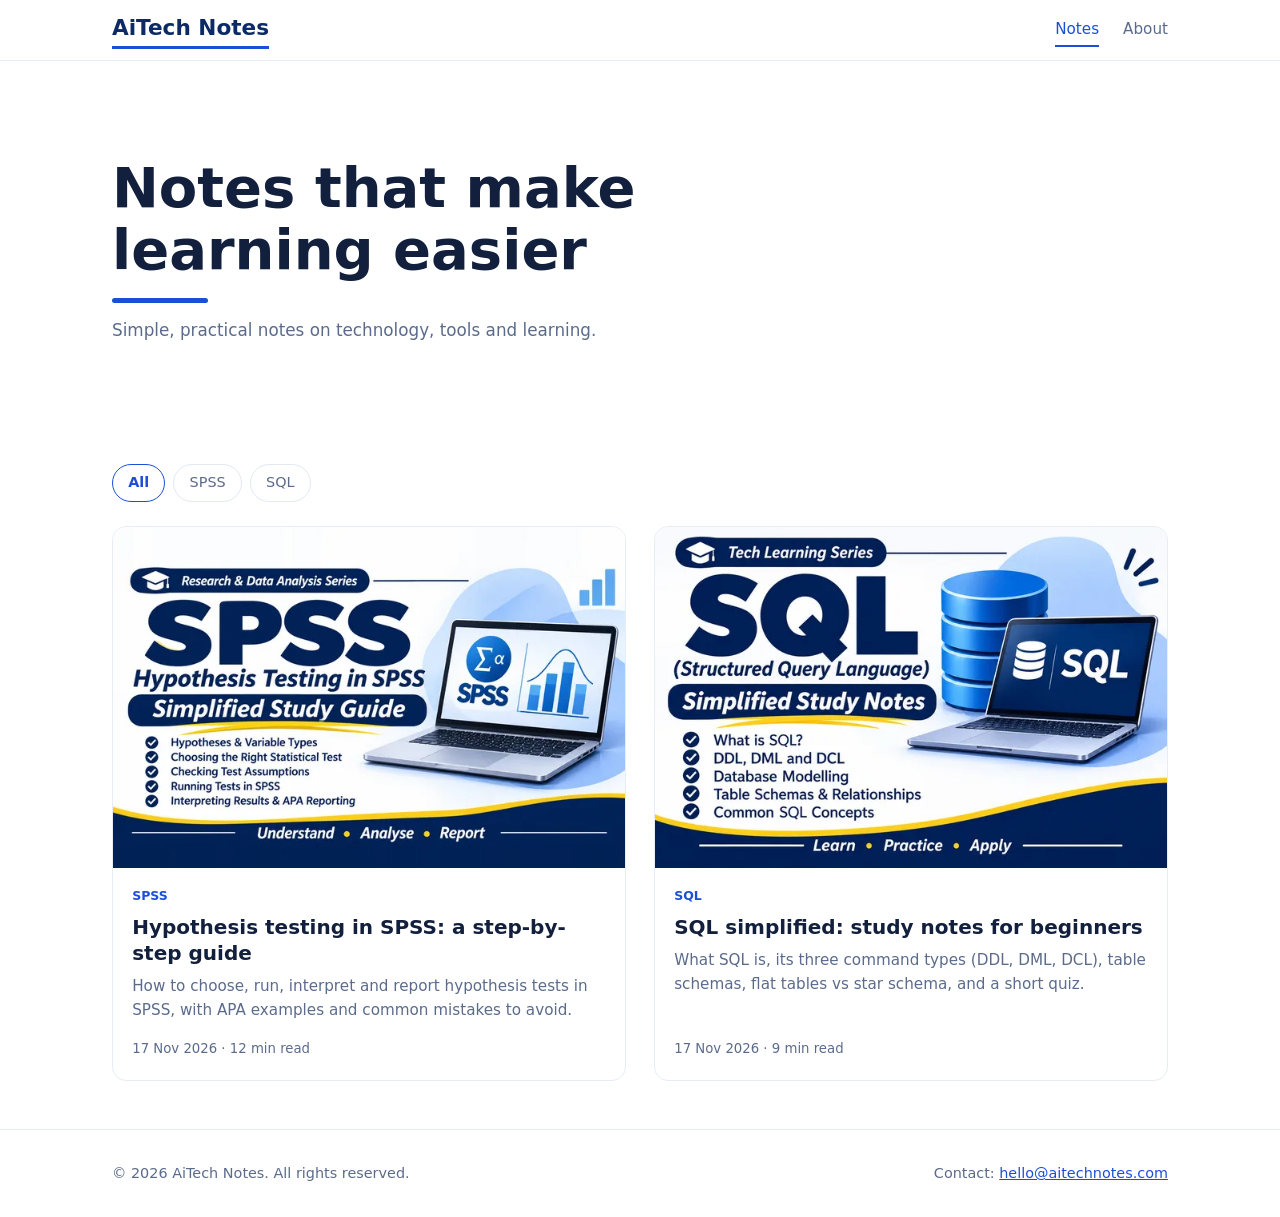
<file: index.html>
<!DOCTYPE html>
<html lang="en">
<head>
<meta charset="utf-8">
<meta name="viewport" content="width=device-width, initial-scale=1">
<title>AiTech Notes</title>
<meta name="description" content="Simple, practical notes on technology, tools and learning.">
<link rel="canonical" href="https://aitechnotes.com/">
<meta property="og:site_name" content="AiTech Notes">
<meta property="og:title" content="AiTech Notes">
<meta property="og:description" content="Simple, practical notes on technology, tools and learning.">
<meta property="og:url" content="https://aitechnotes.com/">
<meta property="og:type" content="website">
<link rel="stylesheet" href="style.css">
<script type="application/ld+json">{"@context": "https://schema.org", "@type": "WebSite", "name": "AiTech Notes", "url": "https://aitechnotes.com/"}</script>
</head>
<body>
<header class="site-header">
  <div class="wrap">
    <a class="logo" href="index.html">AiTech Notes</a>
    <button class="menu-btn" id="menuBtn" type="button" aria-expanded="false" aria-controls="mainNav" aria-label="Menu">
      <span></span><span></span><span></span>
    </button>
    <nav class="nav" id="mainNav" aria-label="Main">
      <a href="index.html" aria-current="page">Notes</a>
      <a href="about.html">About</a>
    </nav>
  </div>
</header>
<main>
<section class="hero">
  <div class="wrap">
    <h1>Notes that make learning easier</h1>
    <p>Simple, practical notes on technology, tools and learning.</p>
  </div>
</section>
<div class="wrap">
  <div class="filters" role="group" aria-label="Filter posts by category">
        <button class="chip" type="button" aria-pressed="true" data-cat="All">All</button>
        <button class="chip" type="button" aria-pressed="false" data-cat="SPSS">SPSS</button>
        <button class="chip" type="button" aria-pressed="false" data-cat="SQL">SQL</button>
  </div>
  <ul class="grid">
      <li data-cat="SPSS">
        <a class="card" href="posts/hypothesis-testing-in-spss.html">
          <img class="thumb" src="images/spss-cover-640.webp" alt="" loading="lazy">
          <div class="card-body">
            <span class="tag">SPSS</span>
            <h2>Hypothesis testing in SPSS: a step-by-step guide</h2>
            <p>How to choose, run, interpret and report hypothesis tests in SPSS, with APA examples and common mistakes to avoid.</p>
            <span class="meta">17 Nov 2026 &middot; 12 min read</span>
          </div>
        </a>
      </li>
      <li data-cat="SQL">
        <a class="card" href="posts/sql-simplified-study-notes.html">
          <img class="thumb" src="images/sql-cover-640.webp" alt="" loading="lazy">
          <div class="card-body">
            <span class="tag">SQL</span>
            <h2>SQL simplified: study notes for beginners</h2>
            <p>What SQL is, its three command types (DDL, DML, DCL), table schemas, flat tables vs star schema, and a short quiz.</p>
            <span class="meta">17 Nov 2026 &middot; 9 min read</span>
          </div>
        </a>
      </li>
  </ul>
</div>
</main>
<footer class="site-footer">
  <div class="wrap">
    <span>&copy; 2026 AiTech Notes. All rights reserved.</span>
    <span>Contact: <a href="mailto:hello@aitechnotes.com">hello@aitechnotes.com</a></span>
  </div>
</footer>
<script src="site.js"></script>
</body>
</html>
</file>
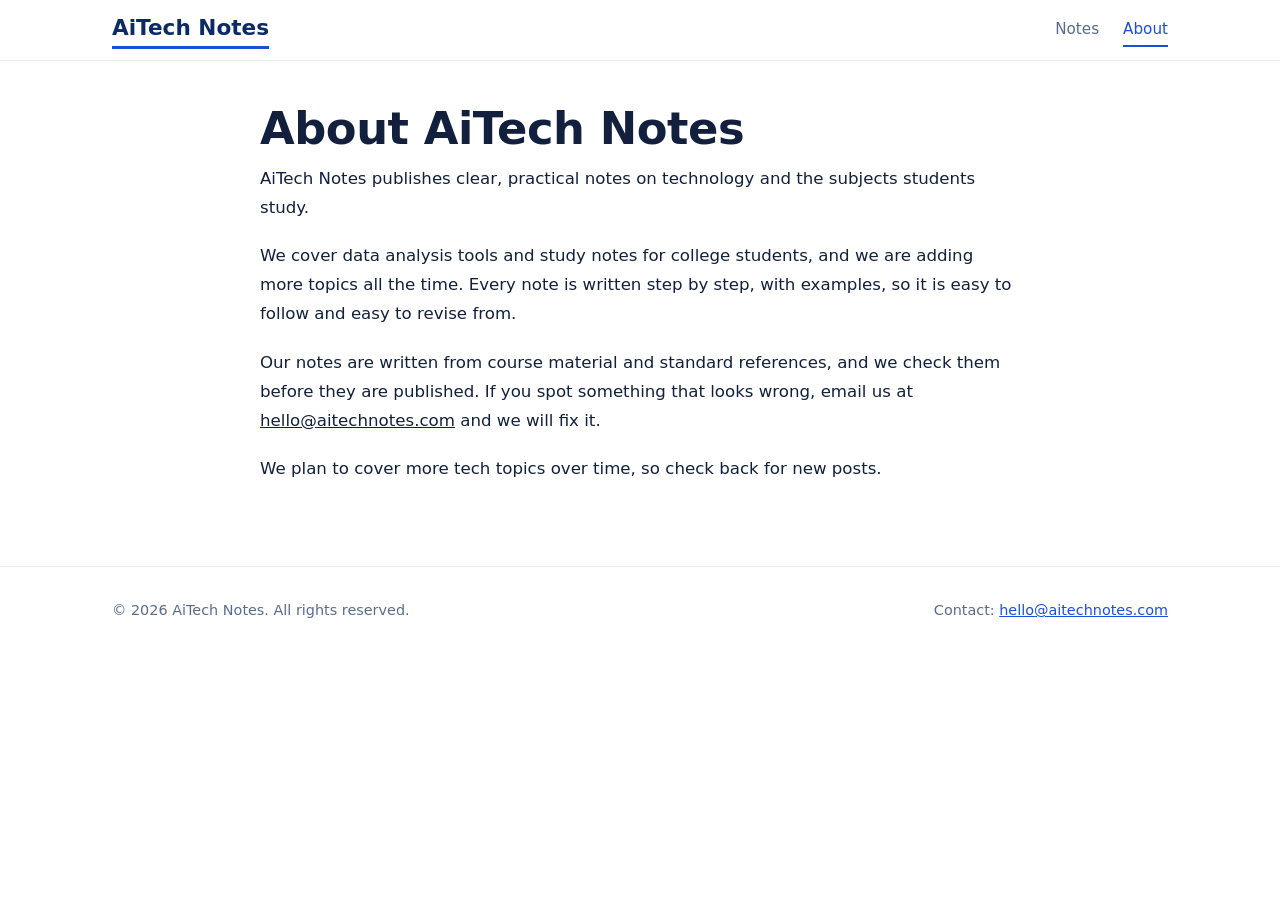
<file: about.html>
<!DOCTYPE html>
<html lang="en">
<head>
<meta charset="utf-8">
<meta name="viewport" content="width=device-width, initial-scale=1">
<title>About | AiTech Notes</title>
<meta name="description" content="About AiTech Notes: practical tech guides and simple study notes.">
<link rel="canonical" href="https://aitechnotes.com/about.html">
<meta property="og:site_name" content="AiTech Notes">
<meta property="og:title" content="About | AiTech Notes">
<meta property="og:description" content="About AiTech Notes: practical tech guides and simple study notes.">
<meta property="og:url" content="https://aitechnotes.com/about.html">
<meta property="og:type" content="website">
<link rel="stylesheet" href="style.css">
</head>
<body>
<header class="site-header">
  <div class="wrap">
    <a class="logo" href="index.html">AiTech Notes</a>
    <button class="menu-btn" id="menuBtn" type="button" aria-expanded="false" aria-controls="mainNav" aria-label="Menu">
      <span></span><span></span><span></span>
    </button>
    <nav class="nav" id="mainNav" aria-label="Main">
      <a href="index.html">Notes</a>
      <a href="about.html" aria-current="page">About</a>
    </nav>
  </div>
</header>
<main>
<div class="wrap">
  <article class="post">
    <h1>About AiTech Notes</h1>
    <div class="content">
      <p>AiTech Notes publishes clear, practical notes on technology and the subjects students study.</p>
      <p>We cover data analysis tools and study notes for college students, and we are adding more topics all the time. Every note is written step by step, with examples, so it is easy to follow and easy to revise from.</p>
      <p>Our notes are written from course material and standard references, and we check them before they are published. If you spot something that looks wrong, email us at <a href="mailto:hello@aitechnotes.com">hello@aitechnotes.com</a> and we will fix it.</p>
      <p>We plan to cover more tech topics over time, so check back for new posts.</p>
    </div>
  </article>
</div>
</main>
<footer class="site-footer">
  <div class="wrap">
    <span>&copy; 2026 AiTech Notes. All rights reserved.</span>
    <span>Contact: <a href="mailto:hello@aitechnotes.com">hello@aitechnotes.com</a></span>
  </div>
</footer>
<script src="site.js"></script>
</body>
</html>
</file>
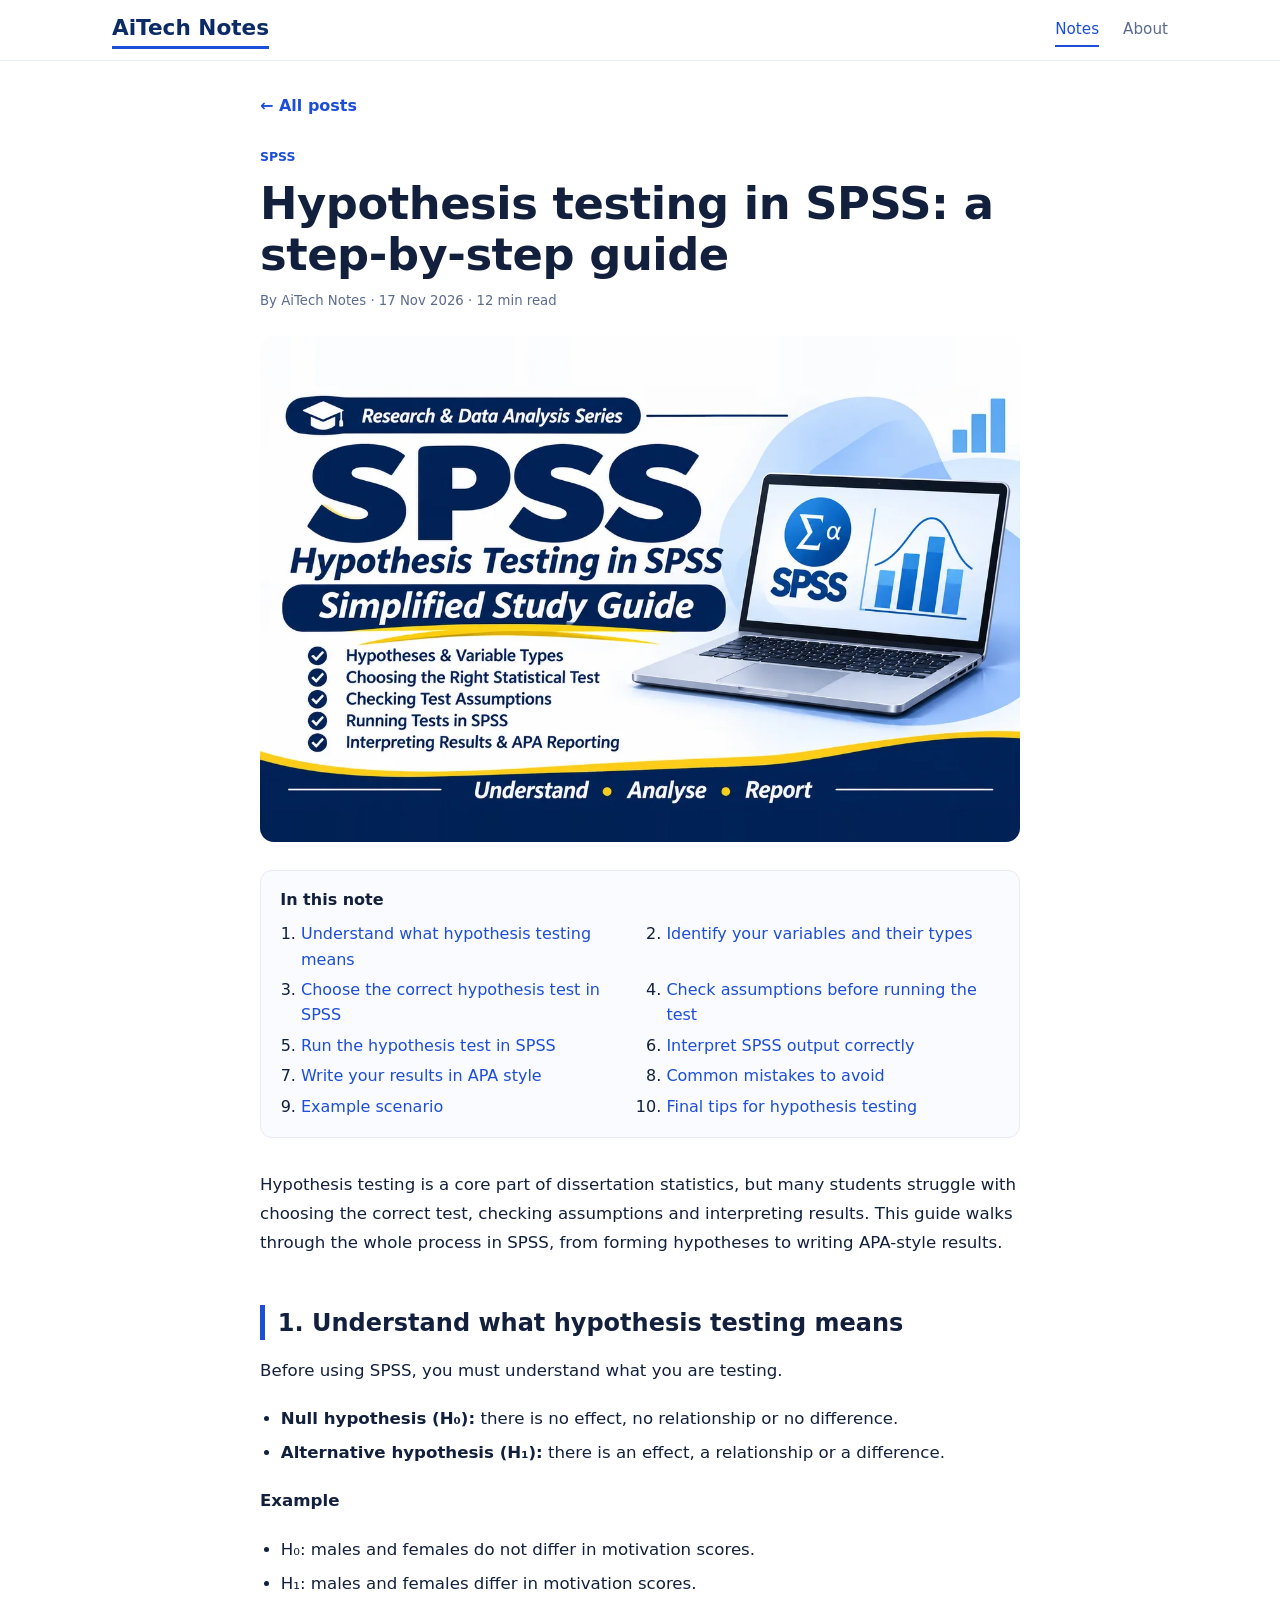
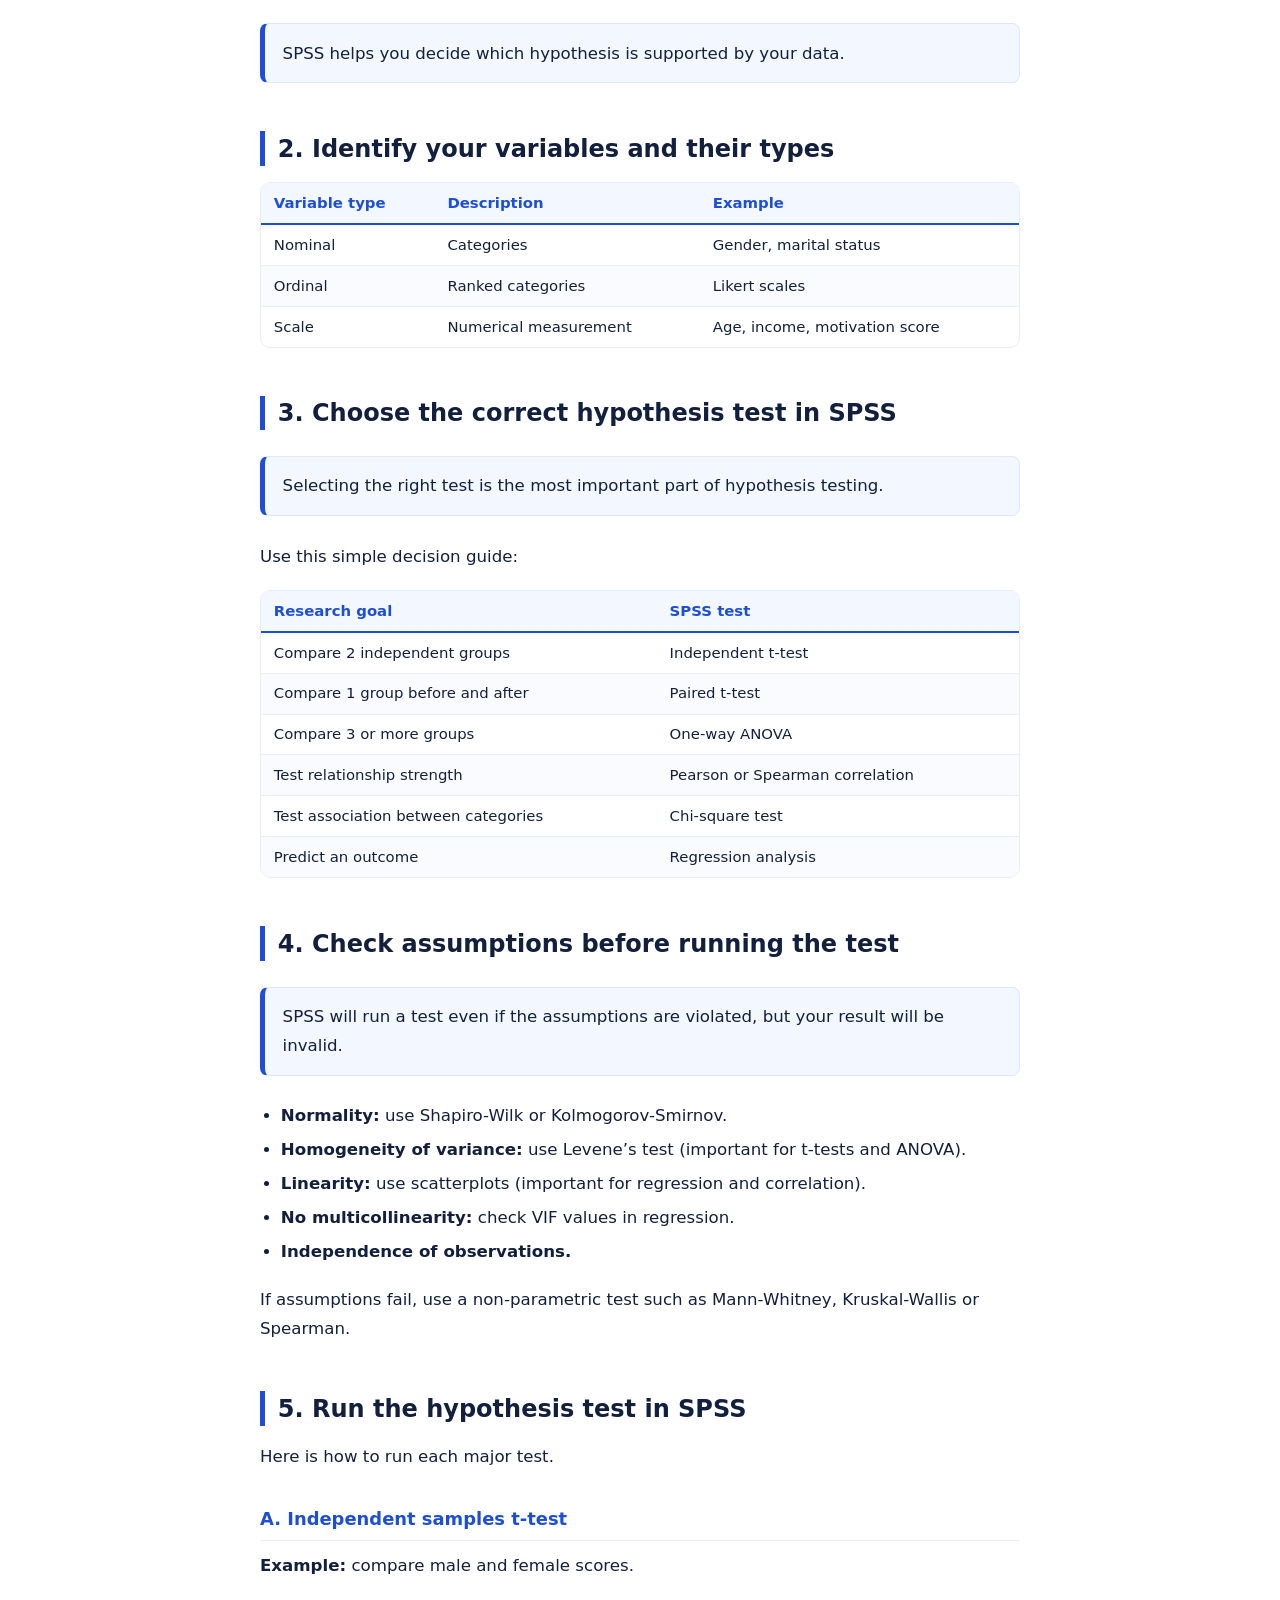
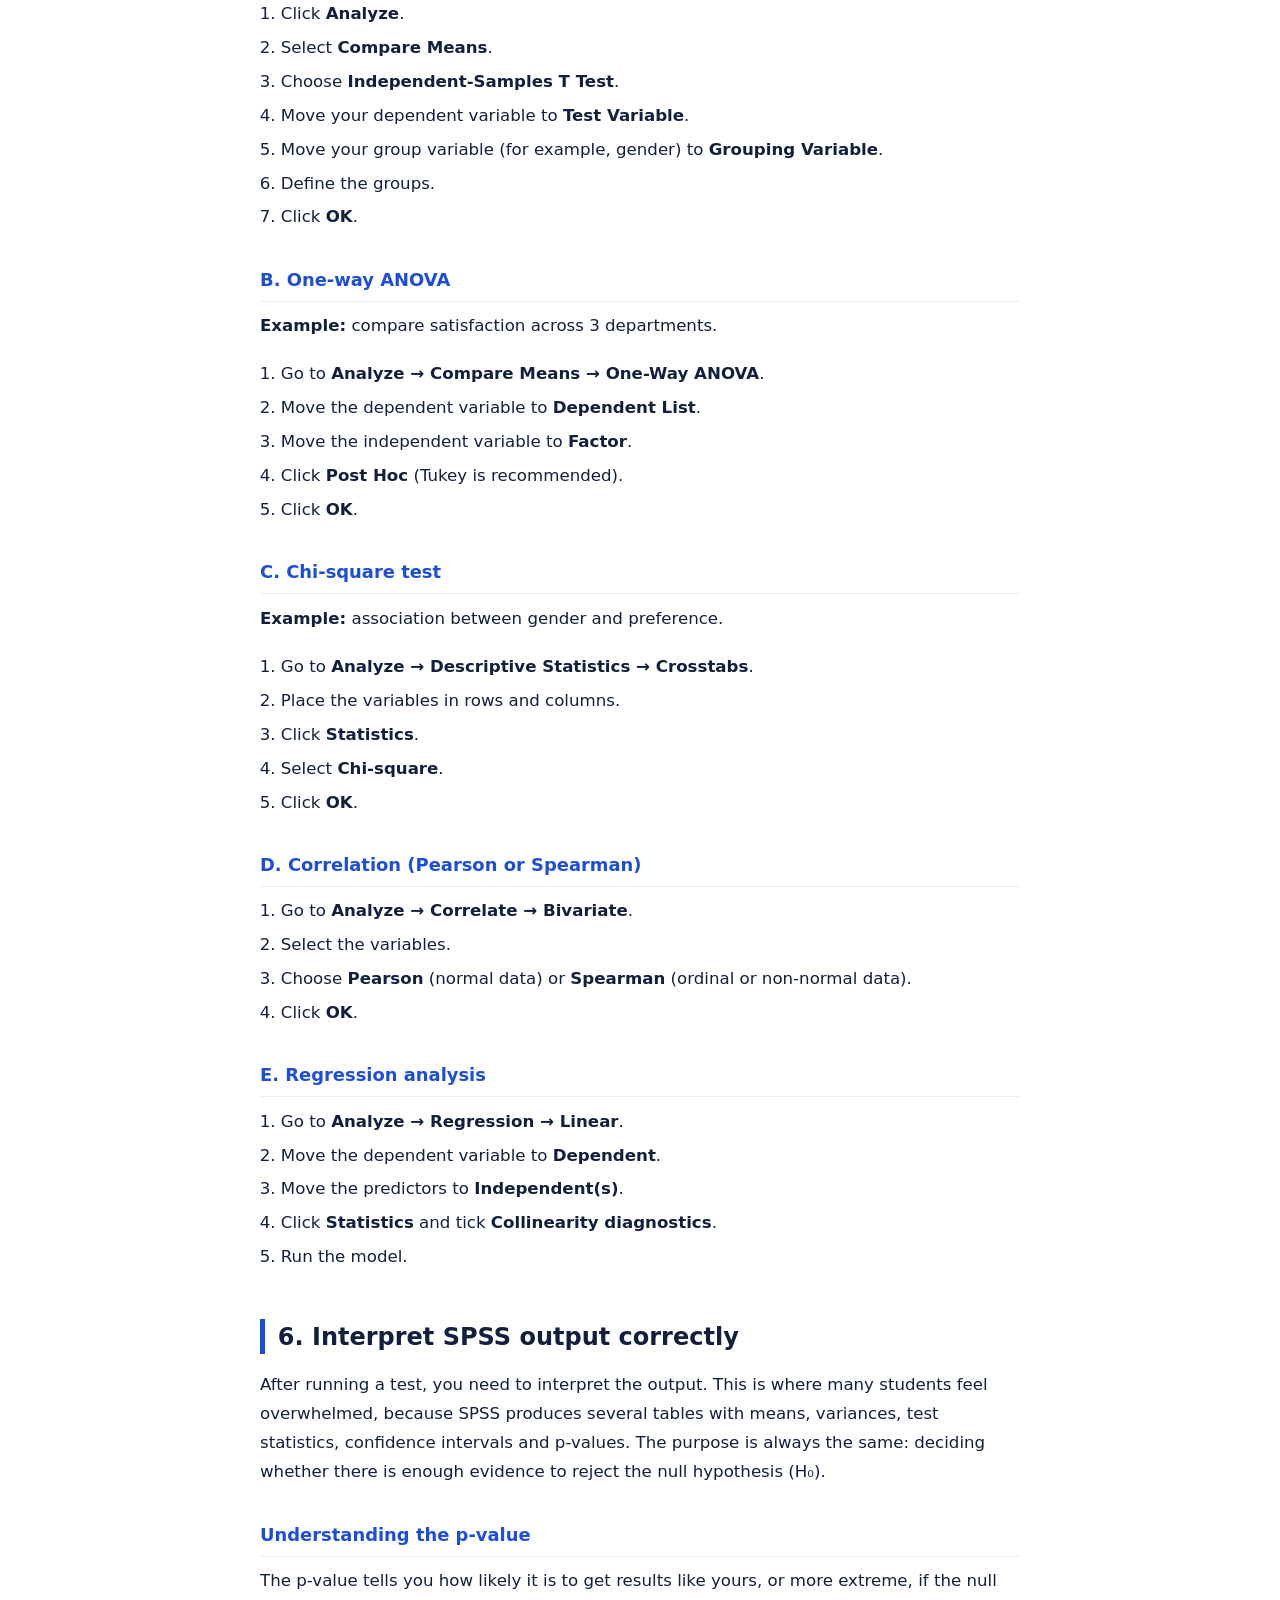
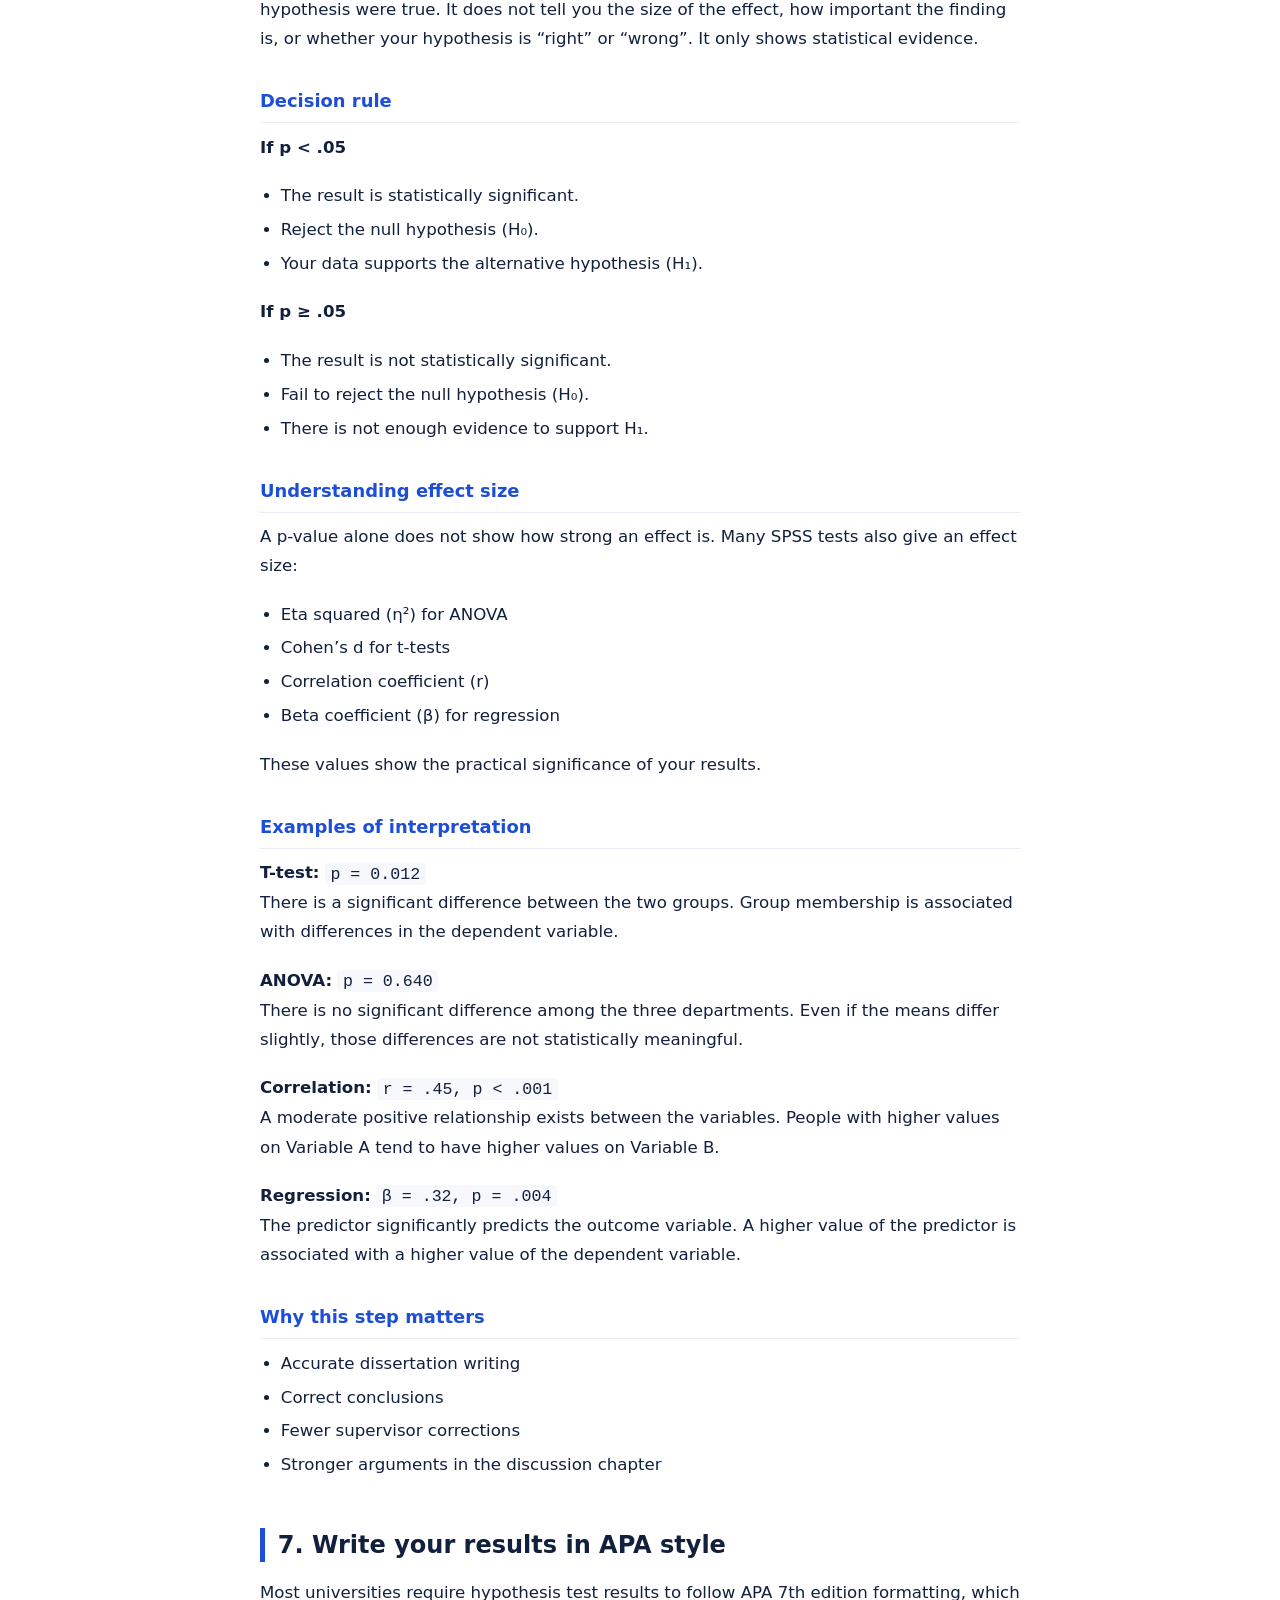
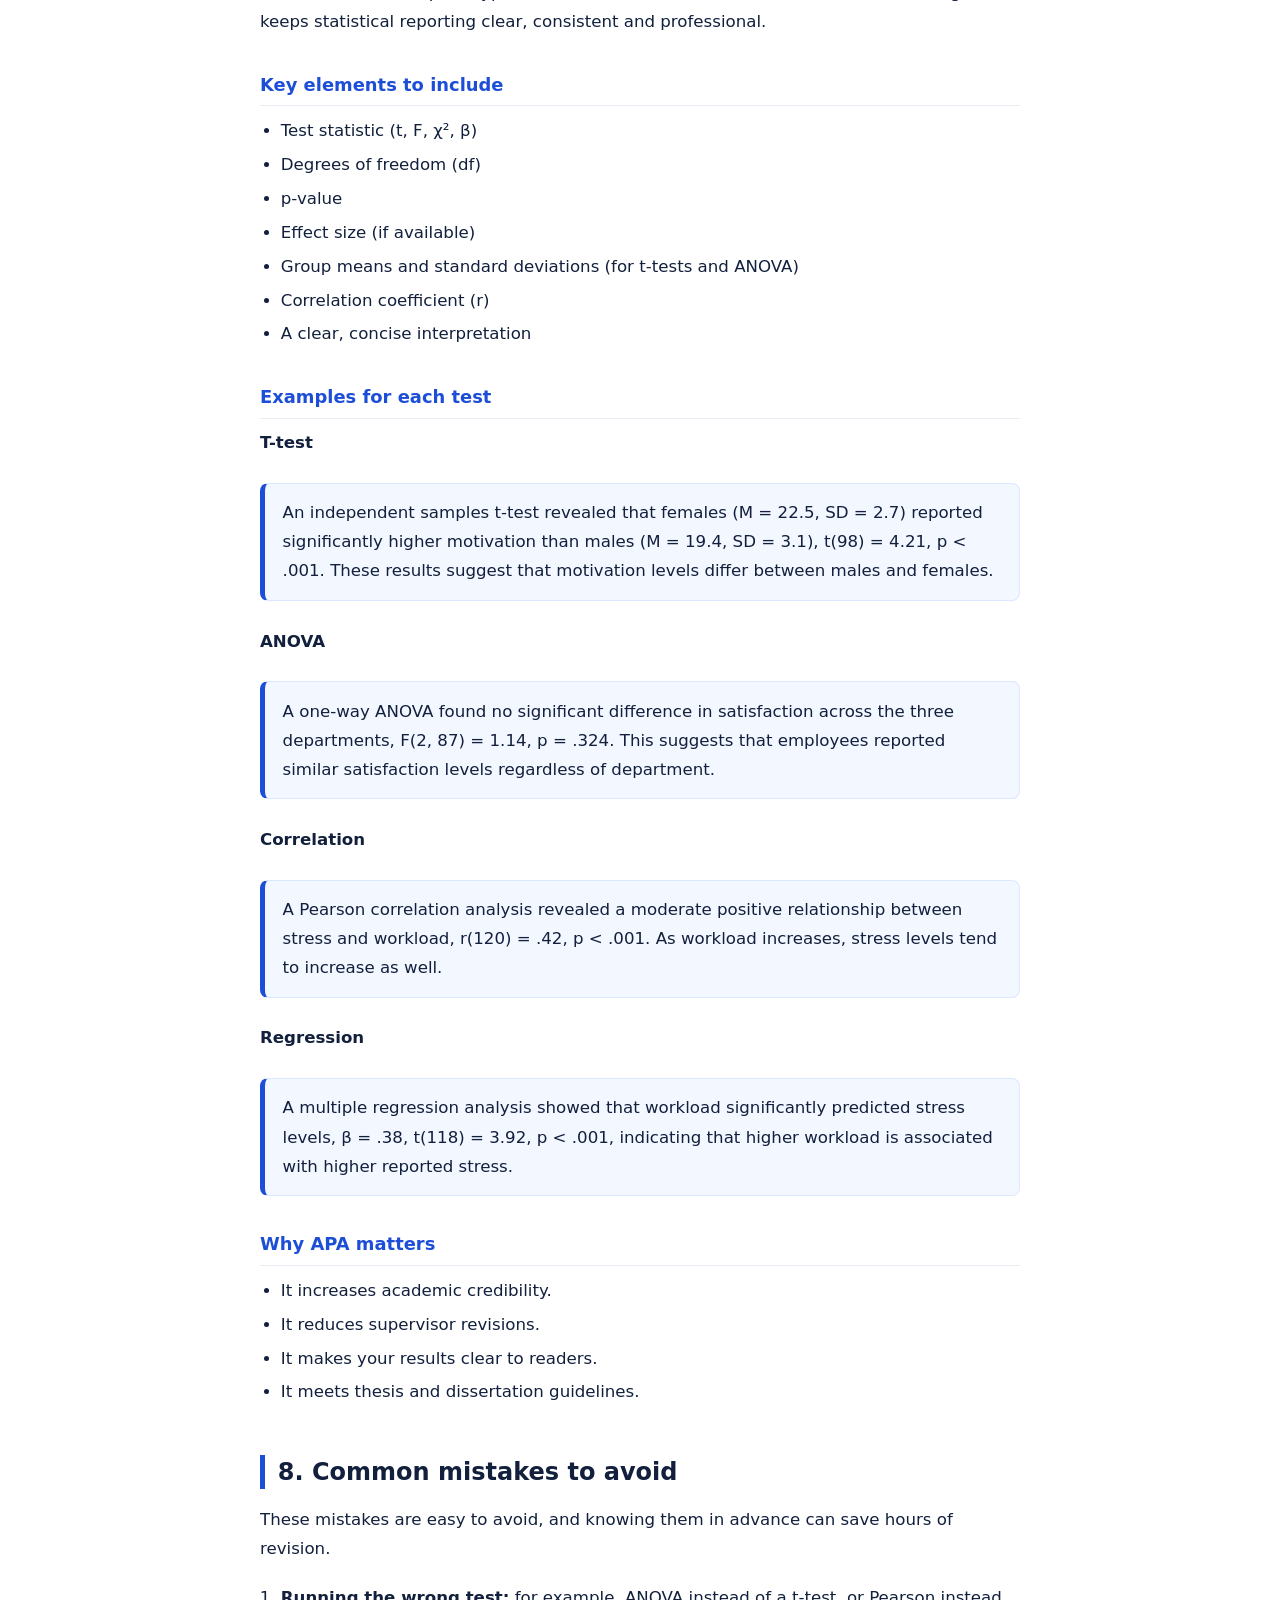
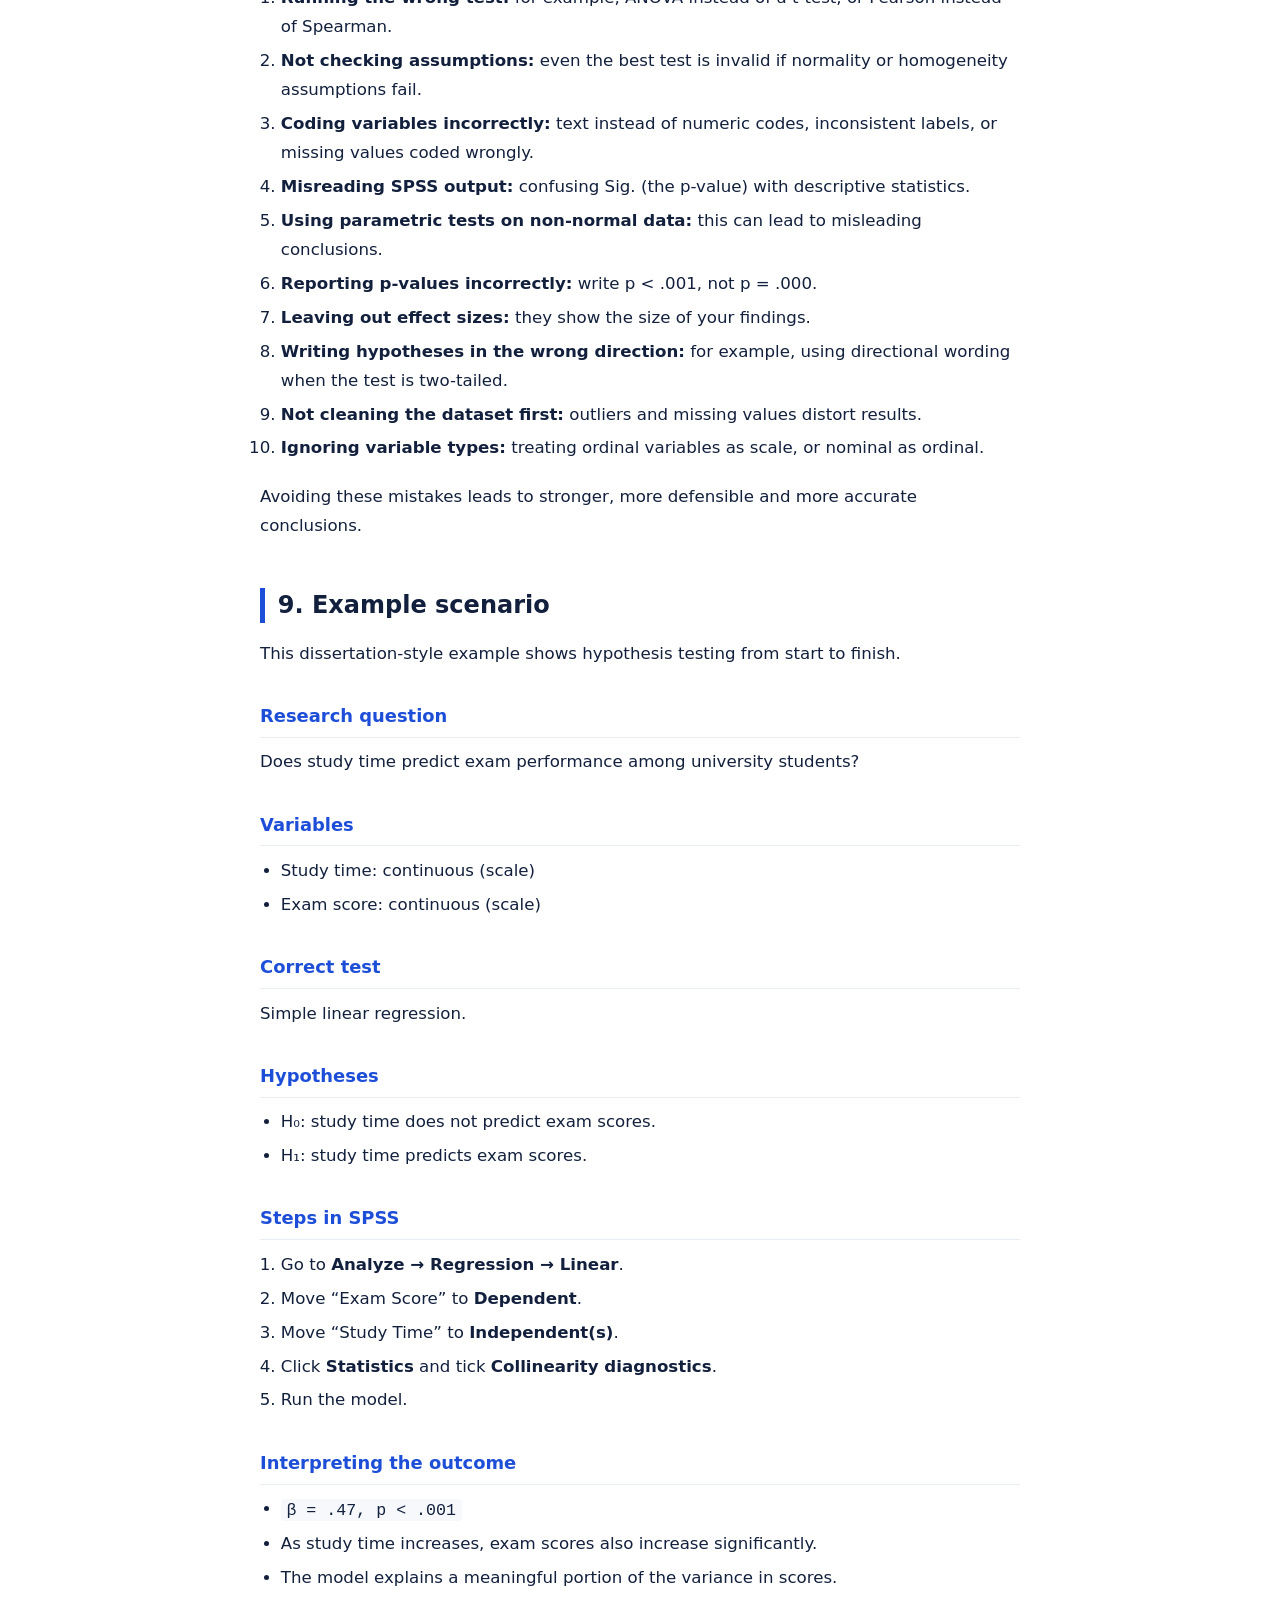
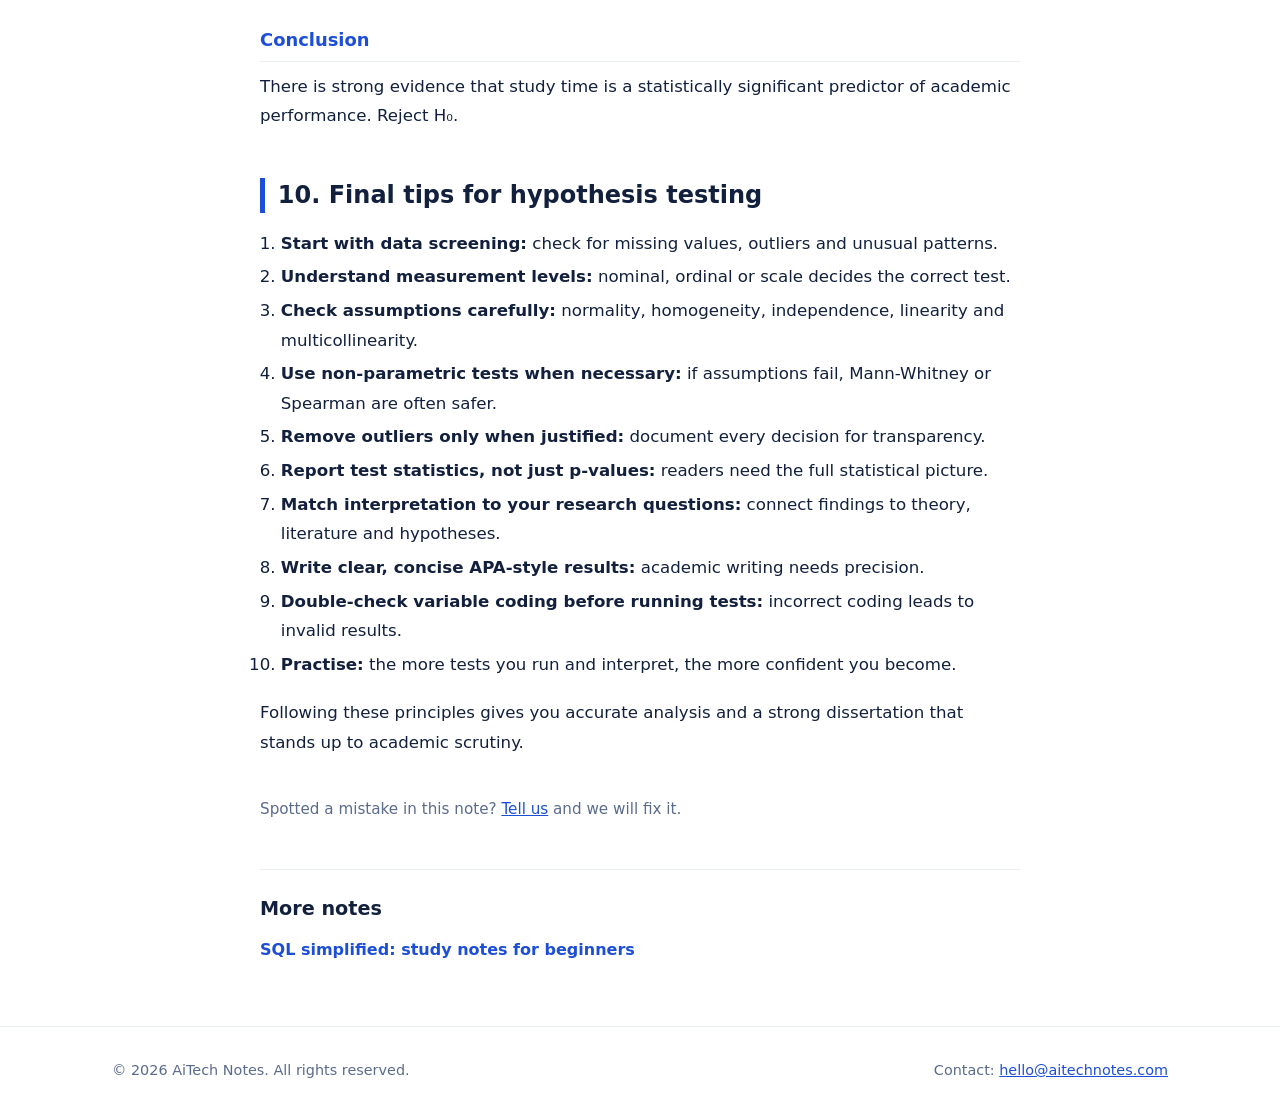
<file: posts/hypothesis-testing-in-spss.html>
<!DOCTYPE html>
<html lang="en">
<head>
<meta charset="utf-8">
<meta name="viewport" content="width=device-width, initial-scale=1">
<title>Hypothesis testing in SPSS: a step-by-step guide | AiTech Notes</title>
<meta name="description" content="How to choose, run, interpret and report hypothesis tests in SPSS, with APA examples and common mistakes to avoid.">
<link rel="canonical" href="https://aitechnotes.com/posts/hypothesis-testing-in-spss.html">
<meta property="og:site_name" content="AiTech Notes">
<meta property="og:title" content="Hypothesis testing in SPSS: a step-by-step guide | AiTech Notes">
<meta property="og:description" content="How to choose, run, interpret and report hypothesis tests in SPSS, with APA examples and common mistakes to avoid.">
<meta property="og:url" content="https://aitechnotes.com/posts/hypothesis-testing-in-spss.html">
<meta property="og:type" content="article">
<link rel="stylesheet" href="../style.css">
<script type="application/ld+json">{"@context": "https://schema.org", "@type": "Article", "headline": "Hypothesis testing in SPSS: a step-by-step guide", "description": "How to choose, run, interpret and report hypothesis tests in SPSS, with APA examples and common mistakes to avoid.", "datePublished": "2026-11-17", "author": {"@type": "Organization", "name": "AiTech Notes"}, "publisher": {"@type": "Organization", "name": "AiTech Notes"}, "mainEntityOfPage": "https://aitechnotes.com/posts/hypothesis-testing-in-spss.html"}</script>
</head>
<body>
<header class="site-header">
  <div class="wrap">
    <a class="logo" href="../index.html">AiTech Notes</a>
    <button class="menu-btn" id="menuBtn" type="button" aria-expanded="false" aria-controls="mainNav" aria-label="Menu">
      <span></span><span></span><span></span>
    </button>
    <nav class="nav" id="mainNav" aria-label="Main">
      <a href="../index.html" aria-current="page">Notes</a>
      <a href="../about.html">About</a>
    </nav>
  </div>
</header>
<main>
<div class="wrap">
  <article class="post">
    <a class="back" href="../index.html">&larr; All posts</a>
    <span class="tag">SPSS</span>
    <h1>Hypothesis testing in SPSS: a step-by-step guide</h1>
    <p class="meta">By AiTech Notes &middot; <time datetime="2026-11-17">17 Nov 2026</time> &middot; 12 min read</p>
    <img class="cover" src="../images/spss-cover.webp" alt="Hypothesis testing in SPSS simplified study guide cover">
    <nav class="toc" aria-label="On this page"><strong>In this note</strong><ol><li><a href="#1-understand-what-hypothesis-testing-means">Understand what hypothesis testing means</a></li><li><a href="#2-identify-your-variables-and-their-types">Identify your variables and their types</a></li><li><a href="#3-choose-the-correct-hypothesis-test-in-spss">Choose the correct hypothesis test in SPSS</a></li><li><a href="#4-check-assumptions-before-running-the-test">Check assumptions before running the test</a></li><li><a href="#5-run-the-hypothesis-test-in-spss">Run the hypothesis test in SPSS</a></li><li><a href="#6-interpret-spss-output-correctly">Interpret SPSS output correctly</a></li><li><a href="#7-write-your-results-in-apa-style">Write your results in APA style</a></li><li><a href="#8-common-mistakes-to-avoid">Common mistakes to avoid</a></li><li><a href="#9-example-scenario">Example scenario</a></li><li><a href="#10-final-tips-for-hypothesis-testing">Final tips for hypothesis testing</a></li></ol></nav>
    <div class="content"><p>Hypothesis testing is a core part of dissertation statistics, but many students struggle with choosing the correct test, checking assumptions and interpreting results. This guide walks through the whole process in SPSS, from forming hypotheses to writing APA-style results.</p><h2 id="1-understand-what-hypothesis-testing-means">1. Understand what hypothesis testing means</h2><p>Before using SPSS, you must understand what you are testing.</p><ul><li><strong>Null hypothesis (H₀):</strong> there is no effect, no relationship or no difference.</li><li><strong>Alternative hypothesis (H₁):</strong> there is an effect, a relationship or a difference.</li></ul><p><strong>Example</strong></p><ul><li>H₀: males and females do not differ in motivation scores.</li><li>H₁: males and females differ in motivation scores.</li></ul><blockquote>SPSS helps you decide which hypothesis is supported by your data.</blockquote><h2 id="2-identify-your-variables-and-their-types">2. Identify your variables and their types</h2><div class="table-wrap"><table><thead><tr><th>Variable type</th><th>Description</th><th>Example</th></tr></thead><tbody><tr><td>Nominal</td><td>Categories</td><td>Gender, marital status</td></tr><tr><td>Ordinal</td><td>Ranked categories</td><td>Likert scales</td></tr><tr><td>Scale</td><td>Numerical measurement</td><td>Age, income, motivation score</td></tr></tbody></table></div><h2 id="3-choose-the-correct-hypothesis-test-in-spss">3. Choose the correct hypothesis test in SPSS</h2><blockquote>Selecting the right test is the most important part of hypothesis testing.</blockquote><p>Use this simple decision guide:</p><div class="table-wrap"><table><thead><tr><th>Research goal</th><th>SPSS test</th></tr></thead><tbody><tr><td>Compare 2 independent groups</td><td>Independent t-test</td></tr><tr><td>Compare 1 group before and after</td><td>Paired t-test</td></tr><tr><td>Compare 3 or more groups</td><td>One-way ANOVA</td></tr><tr><td>Test relationship strength</td><td>Pearson or Spearman correlation</td></tr><tr><td>Test association between categories</td><td>Chi-square test</td></tr><tr><td>Predict an outcome</td><td>Regression analysis</td></tr></tbody></table></div><h2 id="4-check-assumptions-before-running-the-test">4. Check assumptions before running the test</h2><blockquote>SPSS will run a test even if the assumptions are violated, but your result will be invalid.</blockquote><ul><li><strong>Normality:</strong> use Shapiro-Wilk or Kolmogorov-Smirnov.</li><li><strong>Homogeneity of variance:</strong> use Levene’s test (important for t-tests and ANOVA).</li><li><strong>Linearity:</strong> use scatterplots (important for regression and correlation).</li><li><strong>No multicollinearity:</strong> check VIF values in regression.</li><li><strong>Independence of observations.</strong></li></ul><p>If assumptions fail, use a non-parametric test such as Mann-Whitney, Kruskal-Wallis or Spearman.</p><h2 id="5-run-the-hypothesis-test-in-spss">5. Run the hypothesis test in SPSS</h2><p>Here is how to run each major test.</p><h3>A. Independent samples t-test</h3><p><strong>Example:</strong> compare male and female scores.</p><ol><li>Click <strong>Analyze</strong>.</li><li>Select <strong>Compare Means</strong>.</li><li>Choose <strong>Independent-Samples T Test</strong>.</li><li>Move your dependent variable to <strong>Test Variable</strong>.</li><li>Move your group variable (for example, gender) to <strong>Grouping Variable</strong>.</li><li>Define the groups.</li><li>Click <strong>OK</strong>.</li></ol><h3>B. One-way ANOVA</h3><p><strong>Example:</strong> compare satisfaction across 3 departments.</p><ol><li>Go to <strong>Analyze → Compare Means → One-Way ANOVA</strong>.</li><li>Move the dependent variable to <strong>Dependent List</strong>.</li><li>Move the independent variable to <strong>Factor</strong>.</li><li>Click <strong>Post Hoc</strong> (Tukey is recommended).</li><li>Click <strong>OK</strong>.</li></ol><h3>C. Chi-square test</h3><p><strong>Example:</strong> association between gender and preference.</p><ol><li>Go to <strong>Analyze → Descriptive Statistics → Crosstabs</strong>.</li><li>Place the variables in rows and columns.</li><li>Click <strong>Statistics</strong>.</li><li>Select <strong>Chi-square</strong>.</li><li>Click <strong>OK</strong>.</li></ol><h3>D. Correlation (Pearson or Spearman)</h3><ol><li>Go to <strong>Analyze → Correlate → Bivariate</strong>.</li><li>Select the variables.</li><li>Choose <strong>Pearson</strong> (normal data) or <strong>Spearman</strong> (ordinal or non-normal data).</li><li>Click <strong>OK</strong>.</li></ol><h3>E. Regression analysis</h3><ol><li>Go to <strong>Analyze → Regression → Linear</strong>.</li><li>Move the dependent variable to <strong>Dependent</strong>.</li><li>Move the predictors to <strong>Independent(s)</strong>.</li><li>Click <strong>Statistics</strong> and tick <strong>Collinearity diagnostics</strong>.</li><li>Run the model.</li></ol><h2 id="6-interpret-spss-output-correctly">6. Interpret SPSS output correctly</h2><p>After running a test, you need to interpret the output. This is where many students feel overwhelmed, because SPSS produces several tables with means, variances, test statistics, confidence intervals and p-values. The purpose is always the same: deciding whether there is enough evidence to reject the null hypothesis (H₀).</p><h3>Understanding the p-value</h3><p>The p-value tells you how likely it is to get results like yours, or more extreme, if the null hypothesis were true. It does not tell you the size of the effect, how important the finding is, or whether your hypothesis is “right” or “wrong”. It only shows statistical evidence.</p><h3>Decision rule</h3><p><strong>If p &lt; .05</strong></p><ul><li>The result is statistically significant.</li><li>Reject the null hypothesis (H₀).</li><li>Your data supports the alternative hypothesis (H₁).</li></ul><p><strong>If p ≥ .05</strong></p><ul><li>The result is not statistically significant.</li><li>Fail to reject the null hypothesis (H₀).</li><li>There is not enough evidence to support H₁.</li></ul><h3>Understanding effect size</h3><p>A p-value alone does not show how strong an effect is. Many SPSS tests also give an effect size:</p><ul><li>Eta squared (η²) for ANOVA</li><li>Cohen’s d for t-tests</li><li>Correlation coefficient (r)</li><li>Beta coefficient (β) for regression</li></ul><p>These values show the practical significance of your results.</p><h3>Examples of interpretation</h3><p><strong>T-test:</strong> <code>p = 0.012</code><br>There is a significant difference between the two groups. Group membership is associated with differences in the dependent variable.</p><p><strong>ANOVA:</strong> <code>p = 0.640</code><br>There is no significant difference among the three departments. Even if the means differ slightly, those differences are not statistically meaningful.</p><p><strong>Correlation:</strong> <code>r = .45, p &lt; .001</code><br>A moderate positive relationship exists between the variables. People with higher values on Variable A tend to have higher values on Variable B.</p><p><strong>Regression:</strong> <code>β = .32, p = .004</code><br>The predictor significantly predicts the outcome variable. A higher value of the predictor is associated with a higher value of the dependent variable.</p><h3>Why this step matters</h3><ul><li>Accurate dissertation writing</li><li>Correct conclusions</li><li>Fewer supervisor corrections</li><li>Stronger arguments in the discussion chapter</li></ul><h2 id="7-write-your-results-in-apa-style">7. Write your results in APA style</h2><p>Most universities require hypothesis test results to follow APA 7th edition formatting, which keeps statistical reporting clear, consistent and professional.</p><h3>Key elements to include</h3><ul><li>Test statistic (t, F, χ², β)</li><li>Degrees of freedom (df)</li><li>p-value</li><li>Effect size (if available)</li><li>Group means and standard deviations (for t-tests and ANOVA)</li><li>Correlation coefficient (r)</li><li>A clear, concise interpretation</li></ul><h3>Examples for each test</h3><p><strong>T-test</strong></p><blockquote>An independent samples t-test revealed that females (M = 22.5, SD = 2.7) reported significantly higher motivation than males (M = 19.4, SD = 3.1), t(98) = 4.21, p &lt; .001. These results suggest that motivation levels differ between males and females.</blockquote><p><strong>ANOVA</strong></p><blockquote>A one-way ANOVA found no significant difference in satisfaction across the three departments, F(2, 87) = 1.14, p = .324. This suggests that employees reported similar satisfaction levels regardless of department.</blockquote><p><strong>Correlation</strong></p><blockquote>A Pearson correlation analysis revealed a moderate positive relationship between stress and workload, r(120) = .42, p &lt; .001. As workload increases, stress levels tend to increase as well.</blockquote><p><strong>Regression</strong></p><blockquote>A multiple regression analysis showed that workload significantly predicted stress levels, β = .38, t(118) = 3.92, p &lt; .001, indicating that higher workload is associated with higher reported stress.</blockquote><h3>Why APA matters</h3><ul><li>It increases academic credibility.</li><li>It reduces supervisor revisions.</li><li>It makes your results clear to readers.</li><li>It meets thesis and dissertation guidelines.</li></ul><h2 id="8-common-mistakes-to-avoid">8. Common mistakes to avoid</h2><p>These mistakes are easy to avoid, and knowing them in advance can save hours of revision.</p><ol><li><strong>Running the wrong test:</strong> for example, ANOVA instead of a t-test, or Pearson instead of Spearman.</li><li><strong>Not checking assumptions:</strong> even the best test is invalid if normality or homogeneity assumptions fail.</li><li><strong>Coding variables incorrectly:</strong> text instead of numeric codes, inconsistent labels, or missing values coded wrongly.</li><li><strong>Misreading SPSS output:</strong> confusing Sig. (the p-value) with descriptive statistics.</li><li><strong>Using parametric tests on non-normal data:</strong> this can lead to misleading conclusions.</li><li><strong>Reporting p-values incorrectly:</strong> write p &lt; .001, not p = .000.</li><li><strong>Leaving out effect sizes:</strong> they show the size of your findings.</li><li><strong>Writing hypotheses in the wrong direction:</strong> for example, using directional wording when the test is two-tailed.</li><li><strong>Not cleaning the dataset first:</strong> outliers and missing values distort results.</li><li><strong>Ignoring variable types:</strong> treating ordinal variables as scale, or nominal as ordinal.</li></ol><p>Avoiding these mistakes leads to stronger, more defensible and more accurate conclusions.</p><h2 id="9-example-scenario">9. Example scenario</h2><p>This dissertation-style example shows hypothesis testing from start to finish.</p><h3>Research question</h3><p>Does study time predict exam performance among university students?</p><h3>Variables</h3><ul><li>Study time: continuous (scale)</li><li>Exam score: continuous (scale)</li></ul><h3>Correct test</h3><p>Simple linear regression.</p><h3>Hypotheses</h3><ul><li>H₀: study time does not predict exam scores.</li><li>H₁: study time predicts exam scores.</li></ul><h3>Steps in SPSS</h3><ol><li>Go to <strong>Analyze → Regression → Linear</strong>.</li><li>Move “Exam Score” to <strong>Dependent</strong>.</li><li>Move “Study Time” to <strong>Independent(s)</strong>.</li><li>Click <strong>Statistics</strong> and tick <strong>Collinearity diagnostics</strong>.</li><li>Run the model.</li></ol><h3>Interpreting the outcome</h3><ul><li><code>β = .47, p &lt; .001</code></li><li>As study time increases, exam scores also increase significantly.</li><li>The model explains a meaningful portion of the variance in scores.</li></ul><h3>Conclusion</h3><p>There is strong evidence that study time is a statistically significant predictor of academic performance. Reject H₀.</p><h2 id="10-final-tips-for-hypothesis-testing">10. Final tips for hypothesis testing</h2><ol><li><strong>Start with data screening:</strong> check for missing values, outliers and unusual patterns.</li><li><strong>Understand measurement levels:</strong> nominal, ordinal or scale decides the correct test.</li><li><strong>Check assumptions carefully:</strong> normality, homogeneity, independence, linearity and multicollinearity.</li><li><strong>Use non-parametric tests when necessary:</strong> if assumptions fail, Mann-Whitney or Spearman are often safer.</li><li><strong>Remove outliers only when justified:</strong> document every decision for transparency.</li><li><strong>Report test statistics, not just p-values:</strong> readers need the full statistical picture.</li><li><strong>Match interpretation to your research questions:</strong> connect findings to theory, literature and hypotheses.</li><li><strong>Write clear, concise APA-style results:</strong> academic writing needs precision.</li><li><strong>Double-check variable coding before running tests:</strong> incorrect coding leads to invalid results.</li><li><strong>Practise:</strong> the more tests you run and interpret, the more confident you become.</li></ol><p>Following these principles gives you accurate analysis and a strong dissertation that stands up to academic scrutiny.</p></div>
    <p class="report">Spotted a mistake in this note? <a href="mailto:hello@aitechnotes.com?subject=Correction%3A%20Hypothesis%20testing%20in%20SPSS%3A%20a%20step-by-step%20guide">Tell us</a> and we will fix it.</p>
    <aside class="related">
      <h2>More notes</h2>
      <ul>
      <li><a href="sql-simplified-study-notes.html">SQL simplified: study notes for beginners</a></li>
      </ul>
    </aside>
  </article>
</div>
</main>
<footer class="site-footer">
  <div class="wrap">
    <span>&copy; 2026 AiTech Notes. All rights reserved.</span>
    <span>Contact: <a href="mailto:hello@aitechnotes.com">hello@aitechnotes.com</a></span>
  </div>
</footer>
<script src="../site.js"></script>
</body>
</html>
</file>
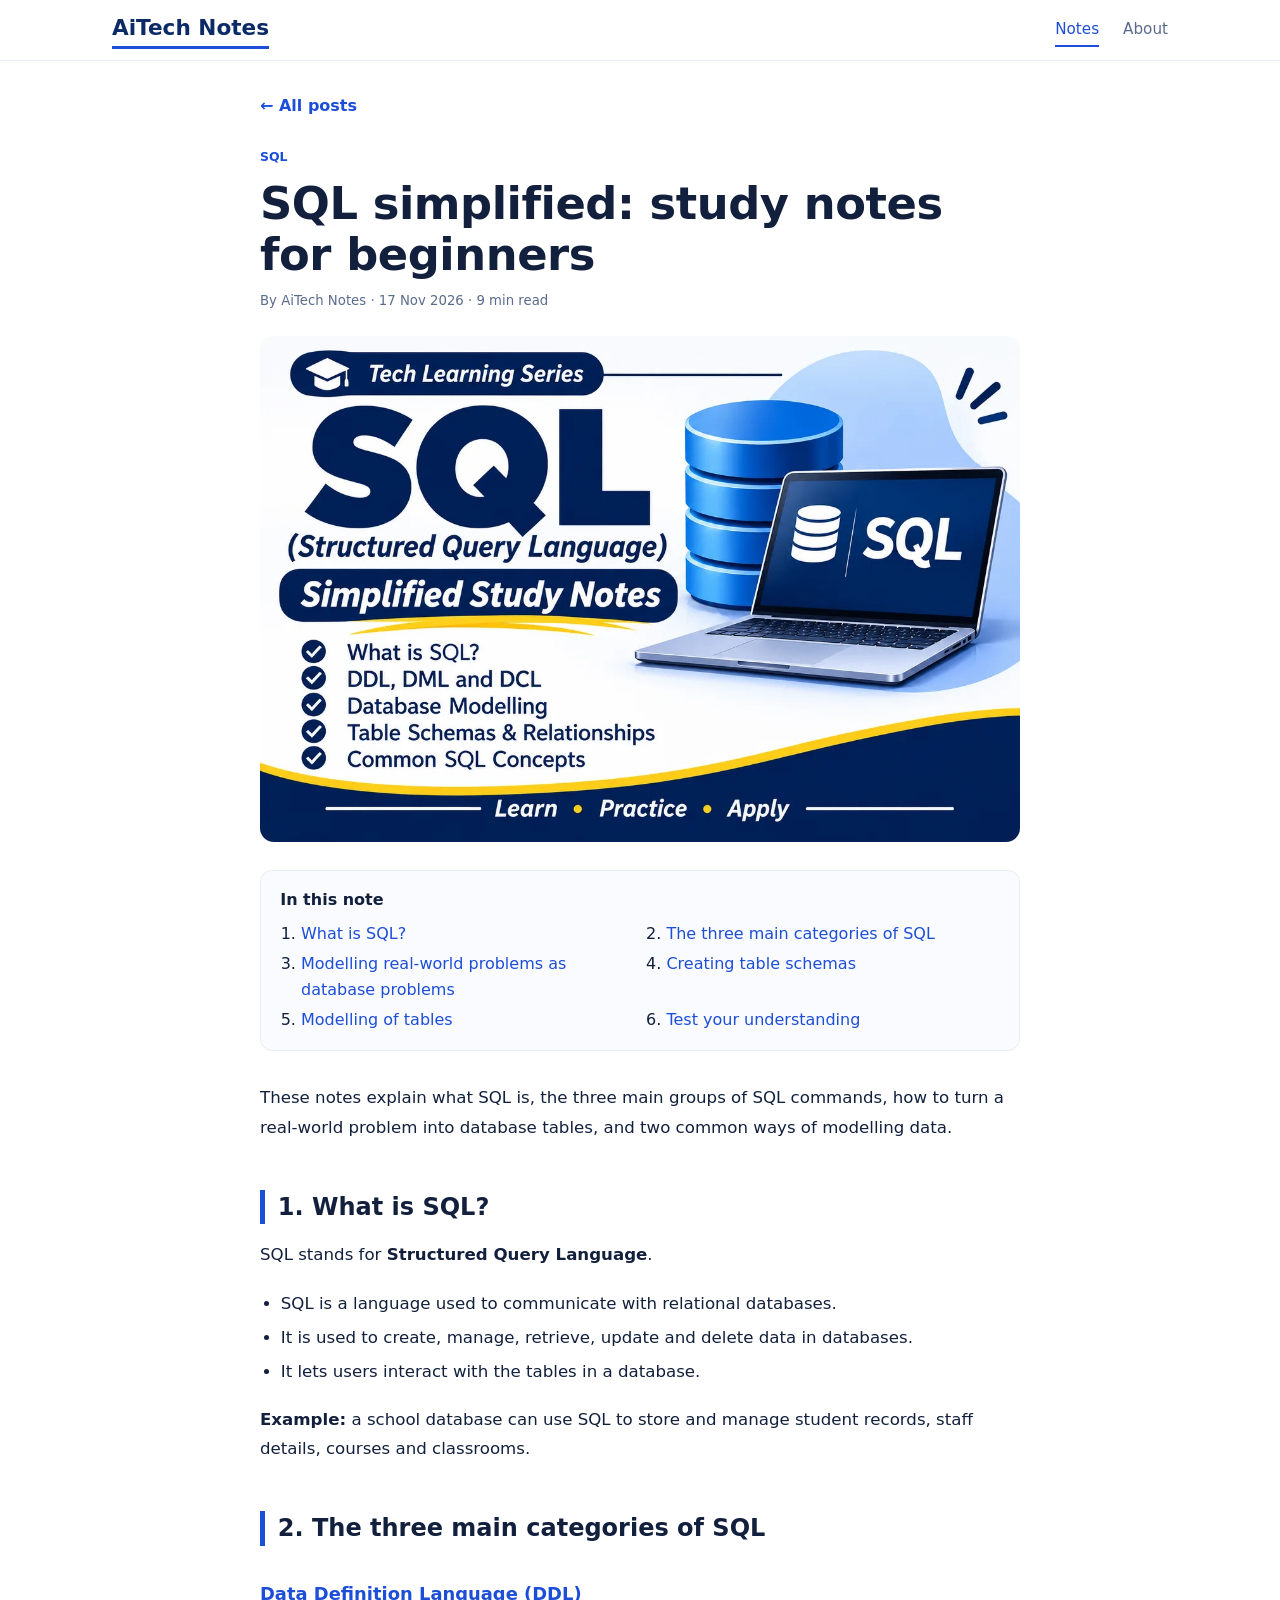
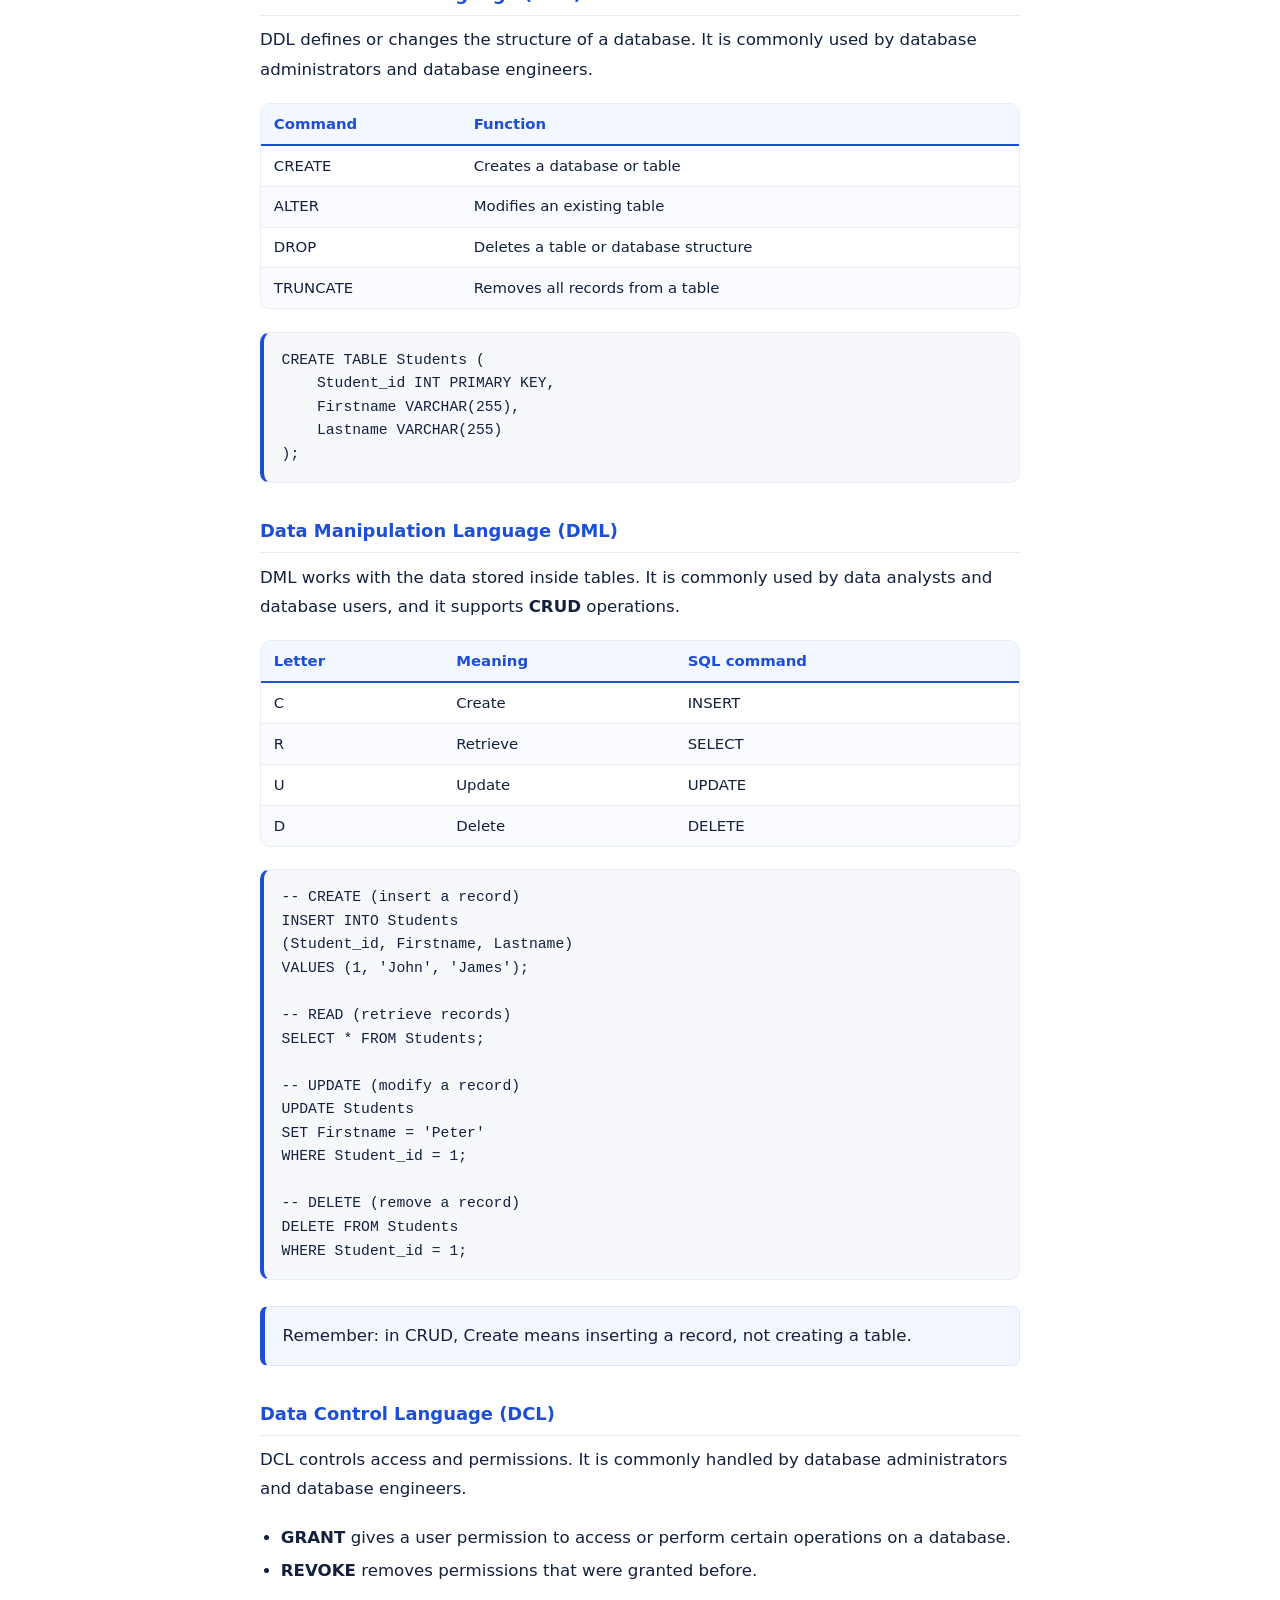
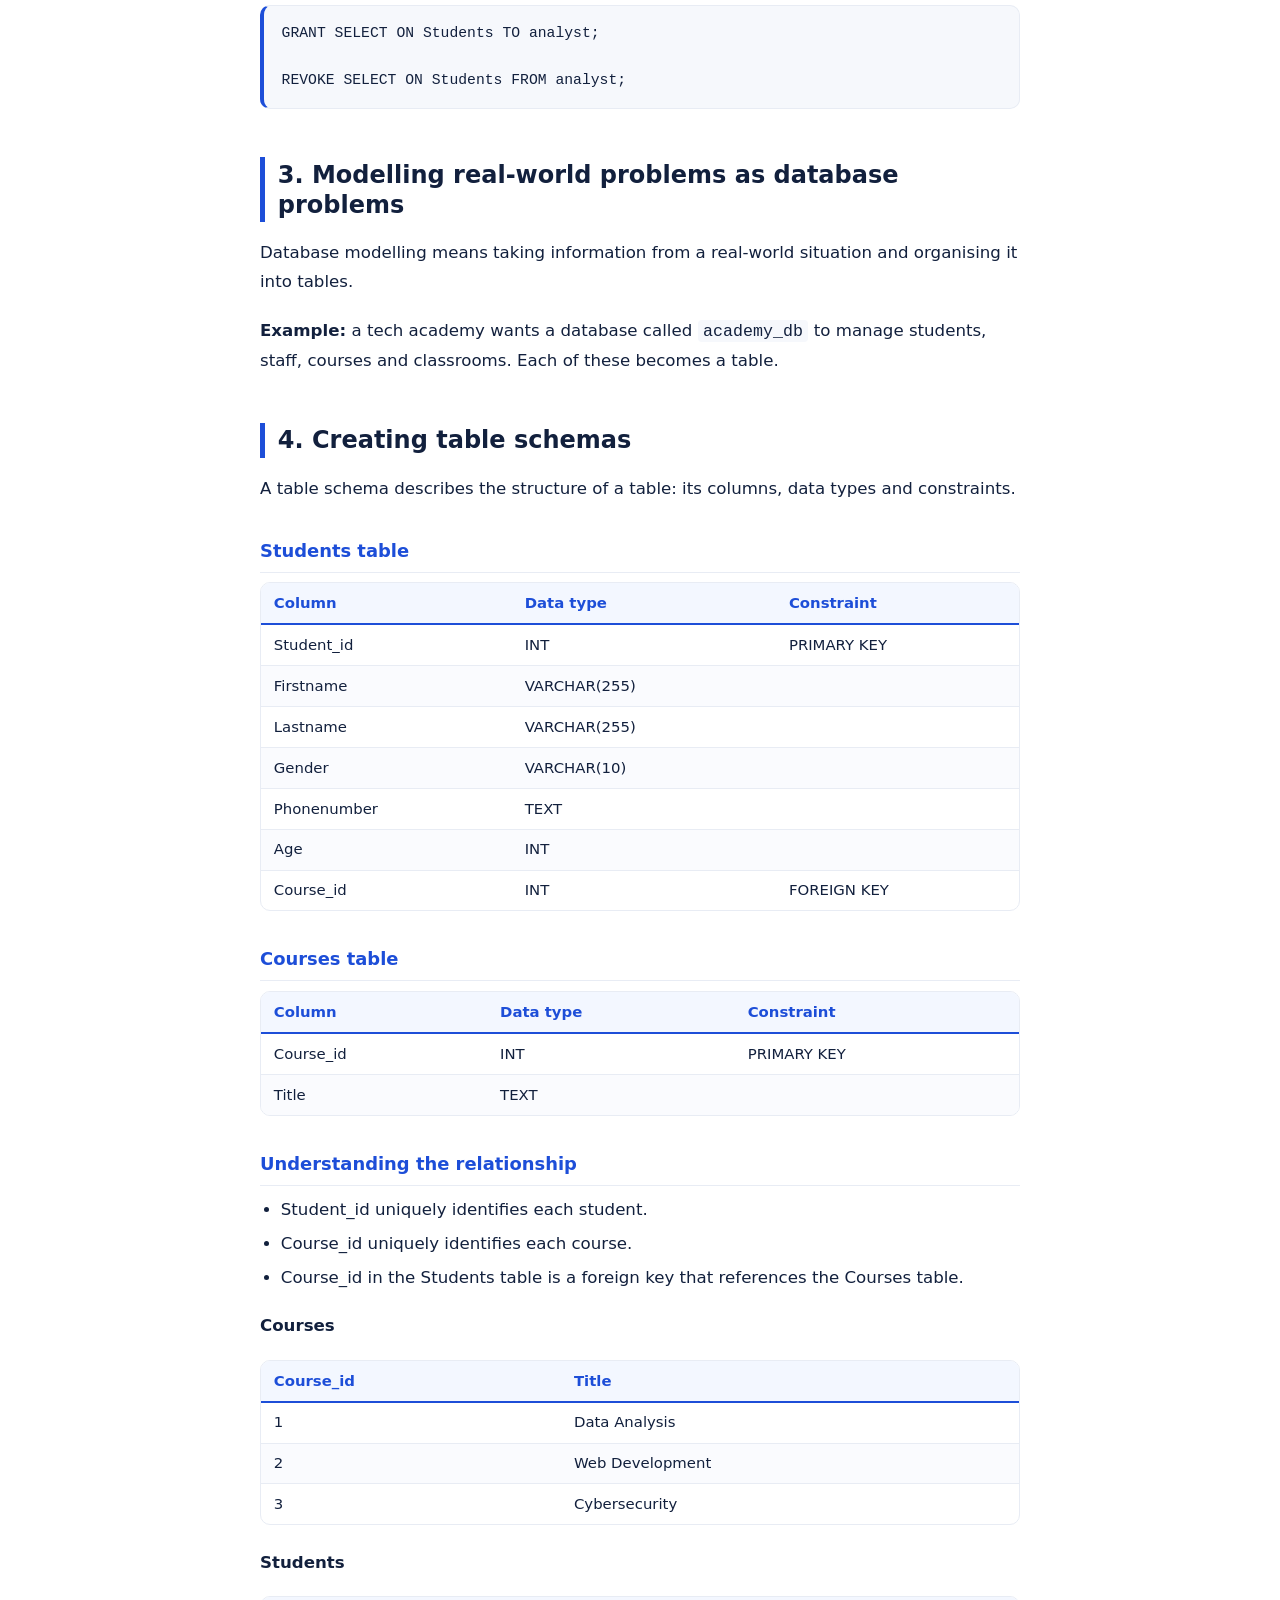
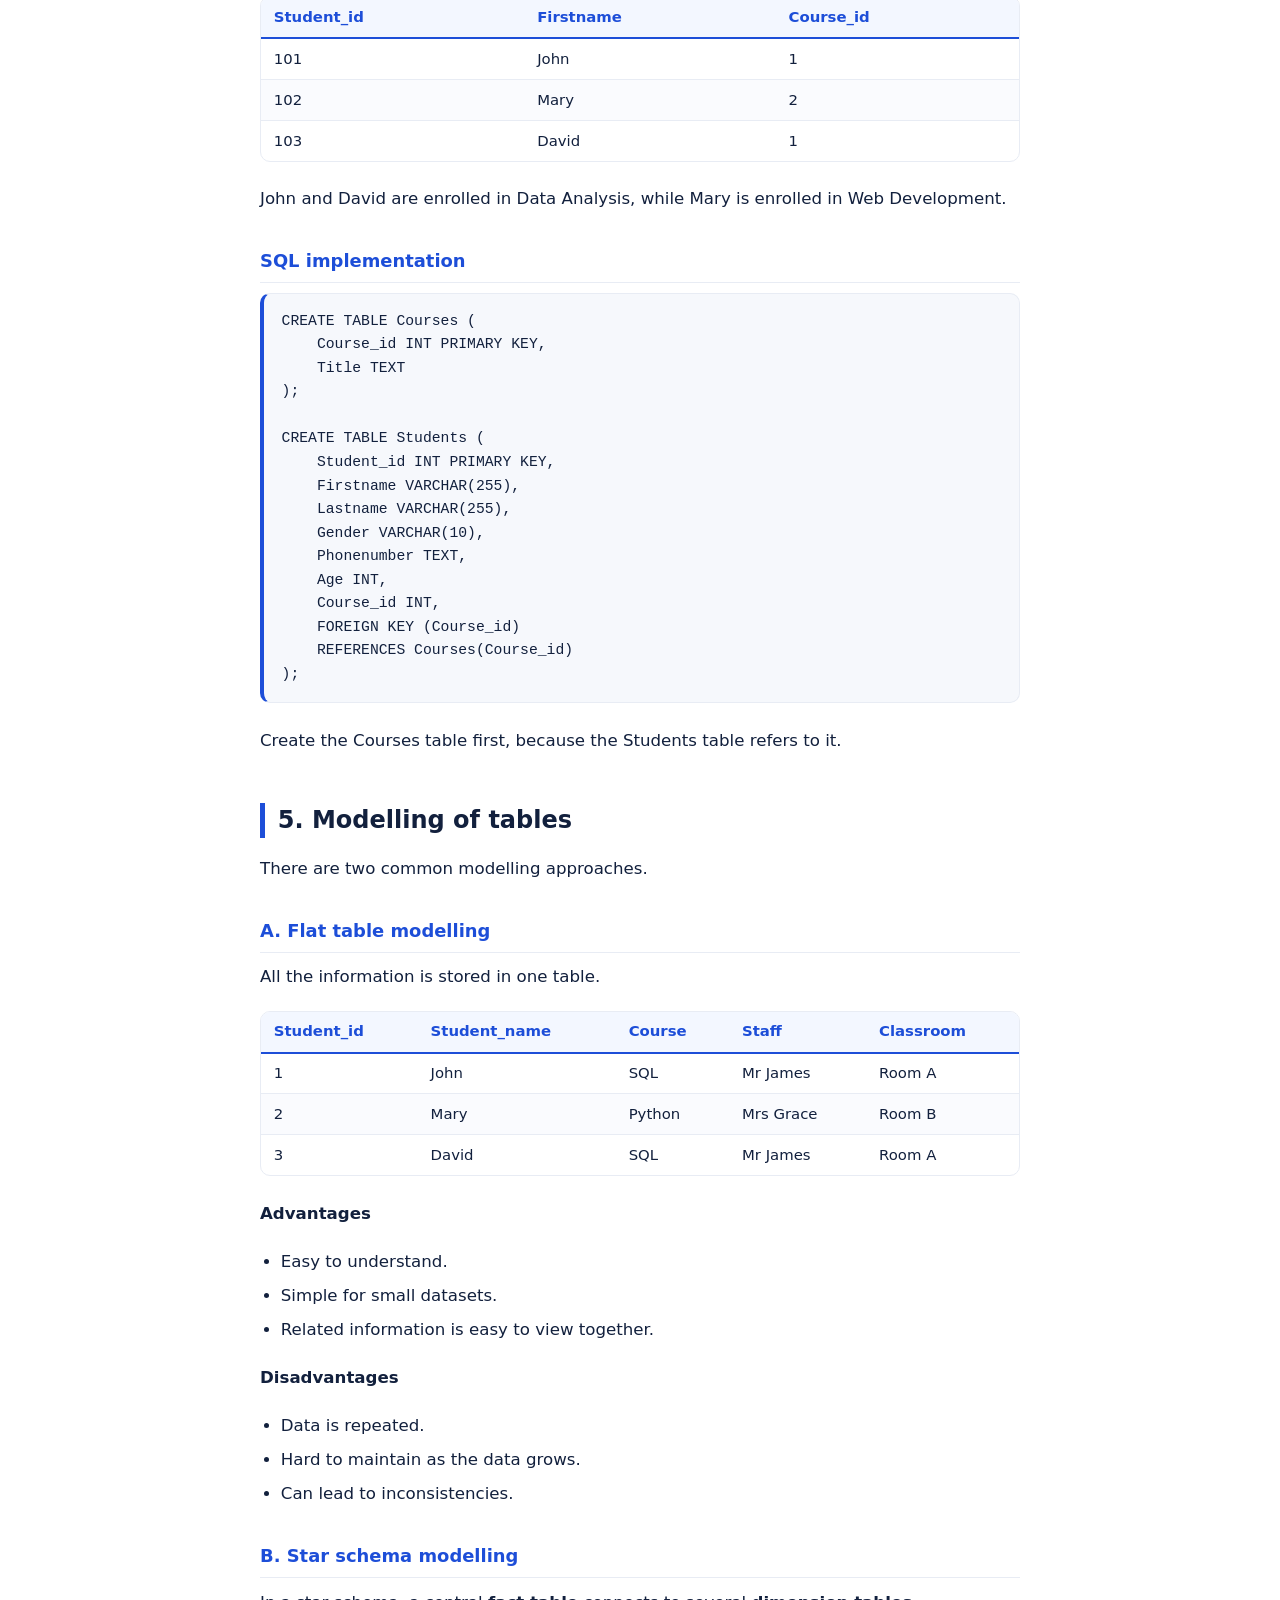
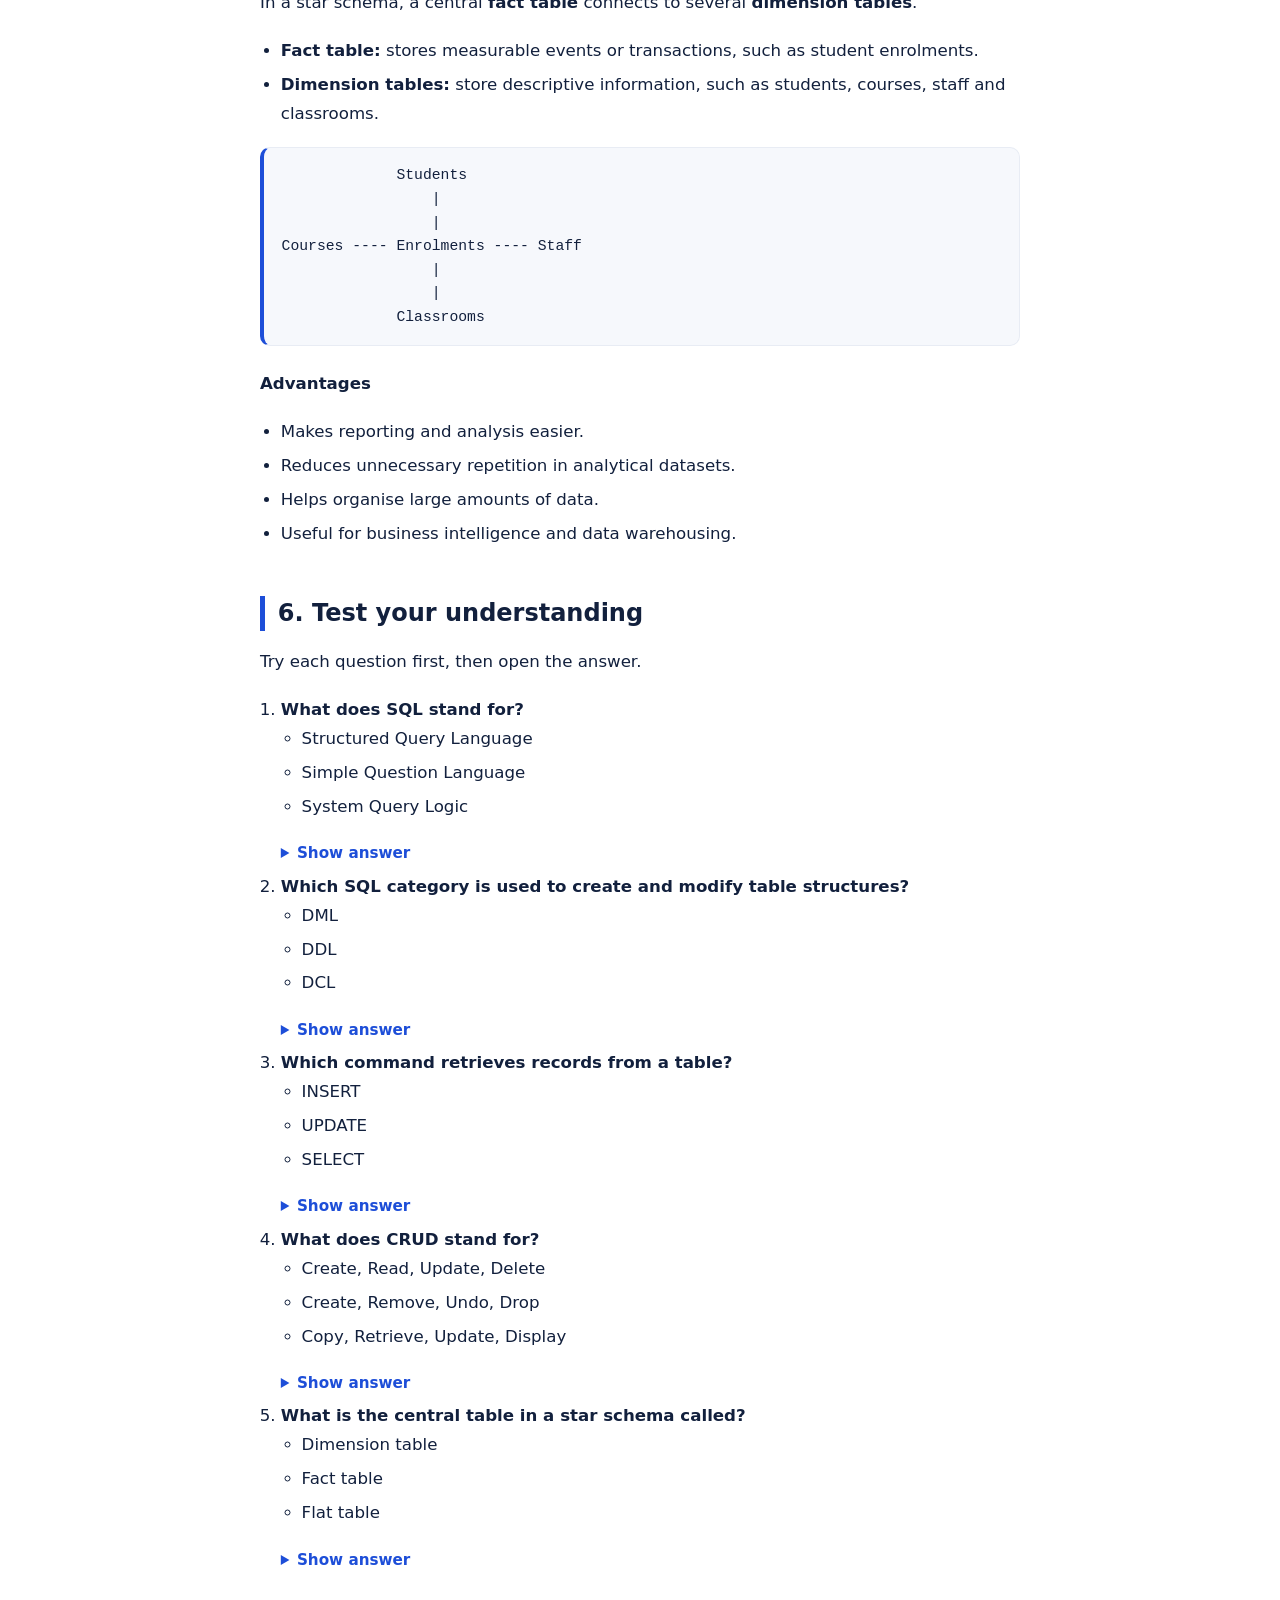
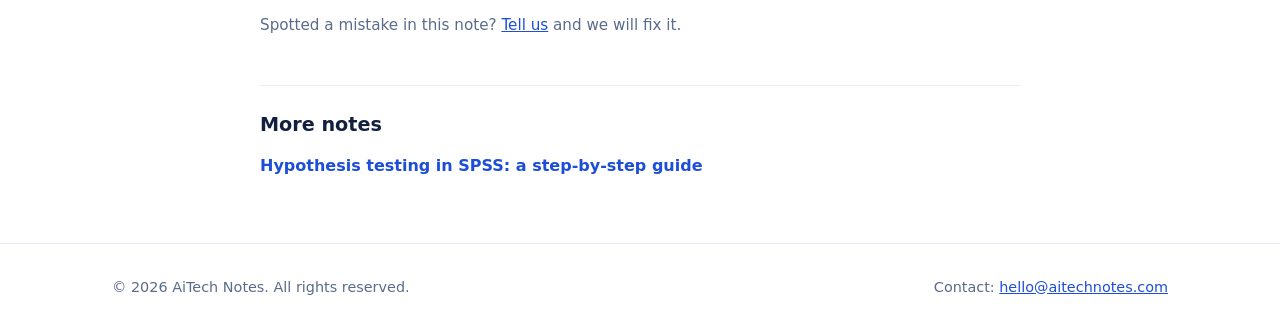
<file: posts/sql-simplified-study-notes.html>
<!DOCTYPE html>
<html lang="en">
<head>
<meta charset="utf-8">
<meta name="viewport" content="width=device-width, initial-scale=1">
<title>SQL simplified: study notes for beginners | AiTech Notes</title>
<meta name="description" content="What SQL is, its three command types (DDL, DML, DCL), table schemas, flat tables vs star schema, and a short quiz.">
<link rel="canonical" href="https://aitechnotes.com/posts/sql-simplified-study-notes.html">
<meta property="og:site_name" content="AiTech Notes">
<meta property="og:title" content="SQL simplified: study notes for beginners | AiTech Notes">
<meta property="og:description" content="What SQL is, its three command types (DDL, DML, DCL), table schemas, flat tables vs star schema, and a short quiz.">
<meta property="og:url" content="https://aitechnotes.com/posts/sql-simplified-study-notes.html">
<meta property="og:type" content="article">
<link rel="stylesheet" href="../style.css">
<script type="application/ld+json">{"@context": "https://schema.org", "@type": "Article", "headline": "SQL simplified: study notes for beginners", "description": "What SQL is, its three command types (DDL, DML, DCL), table schemas, flat tables vs star schema, and a short quiz.", "datePublished": "2026-11-17", "author": {"@type": "Organization", "name": "AiTech Notes"}, "publisher": {"@type": "Organization", "name": "AiTech Notes"}, "mainEntityOfPage": "https://aitechnotes.com/posts/sql-simplified-study-notes.html"}</script>
</head>
<body>
<header class="site-header">
  <div class="wrap">
    <a class="logo" href="../index.html">AiTech Notes</a>
    <button class="menu-btn" id="menuBtn" type="button" aria-expanded="false" aria-controls="mainNav" aria-label="Menu">
      <span></span><span></span><span></span>
    </button>
    <nav class="nav" id="mainNav" aria-label="Main">
      <a href="../index.html" aria-current="page">Notes</a>
      <a href="../about.html">About</a>
    </nav>
  </div>
</header>
<main>
<div class="wrap">
  <article class="post">
    <a class="back" href="../index.html">&larr; All posts</a>
    <span class="tag">SQL</span>
    <h1>SQL simplified: study notes for beginners</h1>
    <p class="meta">By AiTech Notes &middot; <time datetime="2026-11-17">17 Nov 2026</time> &middot; 9 min read</p>
    <img class="cover" src="../images/sql-cover.webp" alt="SQL (Structured Query Language) simplified study notes cover">
    <nav class="toc" aria-label="On this page"><strong>In this note</strong><ol><li><a href="#1-what-is-sql">What is SQL?</a></li><li><a href="#2-the-three-main-categories-of-sql">The three main categories of SQL</a></li><li><a href="#3-modelling-real-world-problems-as-database-problems">Modelling real-world problems as database problems</a></li><li><a href="#4-creating-table-schemas">Creating table schemas</a></li><li><a href="#5-modelling-of-tables">Modelling of tables</a></li><li><a href="#6-test-your-understanding">Test your understanding</a></li></ol></nav>
    <div class="content"><p>These notes explain what SQL is, the three main groups of SQL commands, how to turn a real-world problem into database tables, and two common ways of modelling data.</p><h2 id="1-what-is-sql">1. What is SQL?</h2><p>SQL stands for <strong>Structured Query Language</strong>.</p><ul><li>SQL is a language used to communicate with relational databases.</li><li>It is used to create, manage, retrieve, update and delete data in databases.</li><li>It lets users interact with the tables in a database.</li></ul><p><strong>Example:</strong> a school database can use SQL to store and manage student records, staff details, courses and classrooms.</p><h2 id="2-the-three-main-categories-of-sql">2. The three main categories of SQL</h2><h3>Data Definition Language (DDL)</h3><p>DDL defines or changes the structure of a database. It is commonly used by database administrators and database engineers.</p><div class="table-wrap"><table><thead><tr><th>Command</th><th>Function</th></tr></thead><tbody><tr><td>CREATE</td><td>Creates a database or table</td></tr><tr><td>ALTER</td><td>Modifies an existing table</td></tr><tr><td>DROP</td><td>Deletes a table or database structure</td></tr><tr><td>TRUNCATE</td><td>Removes all records from a table</td></tr></tbody></table></div><pre><code>CREATE TABLE Students (
    Student_id INT PRIMARY KEY,
    Firstname VARCHAR(255),
    Lastname VARCHAR(255)
);</code></pre><h3>Data Manipulation Language (DML)</h3><p>DML works with the data stored inside tables. It is commonly used by data analysts and database users, and it supports <strong>CRUD</strong> operations.</p><div class="table-wrap"><table><thead><tr><th>Letter</th><th>Meaning</th><th>SQL command</th></tr></thead><tbody><tr><td>C</td><td>Create</td><td>INSERT</td></tr><tr><td>R</td><td>Retrieve</td><td>SELECT</td></tr><tr><td>U</td><td>Update</td><td>UPDATE</td></tr><tr><td>D</td><td>Delete</td><td>DELETE</td></tr></tbody></table></div><pre><code>-- CREATE (insert a record)
INSERT INTO Students
(Student_id, Firstname, Lastname)
VALUES (1, 'John', 'James');

-- READ (retrieve records)
SELECT * FROM Students;

-- UPDATE (modify a record)
UPDATE Students
SET Firstname = 'Peter'
WHERE Student_id = 1;

-- DELETE (remove a record)
DELETE FROM Students
WHERE Student_id = 1;</code></pre><blockquote>Remember: in CRUD, Create means inserting a record, not creating a table.</blockquote><h3>Data Control Language (DCL)</h3><p>DCL controls access and permissions. It is commonly handled by database administrators and database engineers.</p><ul><li><strong>GRANT</strong> gives a user permission to access or perform certain operations on a database.</li><li><strong>REVOKE</strong> removes permissions that were granted before.</li></ul><pre><code>GRANT SELECT ON Students TO analyst;

REVOKE SELECT ON Students FROM analyst;</code></pre><h2 id="3-modelling-real-world-problems-as-database-problems">3. Modelling real-world problems as database problems</h2><p>Database modelling means taking information from a real-world situation and organising it into tables.</p><p><strong>Example:</strong> a tech academy wants a database called <code>academy_db</code> to manage students, staff, courses and classrooms. Each of these becomes a table.</p><h2 id="4-creating-table-schemas">4. Creating table schemas</h2><p>A table schema describes the structure of a table: its columns, data types and constraints.</p><h3>Students table</h3><div class="table-wrap"><table><thead><tr><th>Column</th><th>Data type</th><th>Constraint</th></tr></thead><tbody><tr><td>Student_id</td><td>INT</td><td>PRIMARY KEY</td></tr><tr><td>Firstname</td><td>VARCHAR(255)</td><td></td></tr><tr><td>Lastname</td><td>VARCHAR(255)</td><td></td></tr><tr><td>Gender</td><td>VARCHAR(10)</td><td></td></tr><tr><td>Phonenumber</td><td>TEXT</td><td></td></tr><tr><td>Age</td><td>INT</td><td></td></tr><tr><td>Course_id</td><td>INT</td><td>FOREIGN KEY</td></tr></tbody></table></div><h3>Courses table</h3><div class="table-wrap"><table><thead><tr><th>Column</th><th>Data type</th><th>Constraint</th></tr></thead><tbody><tr><td>Course_id</td><td>INT</td><td>PRIMARY KEY</td></tr><tr><td>Title</td><td>TEXT</td><td></td></tr></tbody></table></div><h3>Understanding the relationship</h3><ul><li>Student_id uniquely identifies each student.</li><li>Course_id uniquely identifies each course.</li><li>Course_id in the Students table is a foreign key that references the Courses table.</li></ul><p><strong>Courses</strong></p><div class="table-wrap"><table><thead><tr><th>Course_id</th><th>Title</th></tr></thead><tbody><tr><td>1</td><td>Data Analysis</td></tr><tr><td>2</td><td>Web Development</td></tr><tr><td>3</td><td>Cybersecurity</td></tr></tbody></table></div><p><strong>Students</strong></p><div class="table-wrap"><table><thead><tr><th>Student_id</th><th>Firstname</th><th>Course_id</th></tr></thead><tbody><tr><td>101</td><td>John</td><td>1</td></tr><tr><td>102</td><td>Mary</td><td>2</td></tr><tr><td>103</td><td>David</td><td>1</td></tr></tbody></table></div><p>John and David are enrolled in Data Analysis, while Mary is enrolled in Web Development.</p><h3>SQL implementation</h3><pre><code>CREATE TABLE Courses (
    Course_id INT PRIMARY KEY,
    Title TEXT
);

CREATE TABLE Students (
    Student_id INT PRIMARY KEY,
    Firstname VARCHAR(255),
    Lastname VARCHAR(255),
    Gender VARCHAR(10),
    Phonenumber TEXT,
    Age INT,
    Course_id INT,
    FOREIGN KEY (Course_id)
    REFERENCES Courses(Course_id)
);</code></pre><p>Create the Courses table first, because the Students table refers to it.</p><h2 id="5-modelling-of-tables">5. Modelling of tables</h2><p>There are two common modelling approaches.</p><h3>A. Flat table modelling</h3><p>All the information is stored in one table.</p><div class="table-wrap"><table><thead><tr><th>Student_id</th><th>Student_name</th><th>Course</th><th>Staff</th><th>Classroom</th></tr></thead><tbody><tr><td>1</td><td>John</td><td>SQL</td><td>Mr James</td><td>Room A</td></tr><tr><td>2</td><td>Mary</td><td>Python</td><td>Mrs Grace</td><td>Room B</td></tr><tr><td>3</td><td>David</td><td>SQL</td><td>Mr James</td><td>Room A</td></tr></tbody></table></div><p><strong>Advantages</strong></p><ul><li>Easy to understand.</li><li>Simple for small datasets.</li><li>Related information is easy to view together.</li></ul><p><strong>Disadvantages</strong></p><ul><li>Data is repeated.</li><li>Hard to maintain as the data grows.</li><li>Can lead to inconsistencies.</li></ul><h3>B. Star schema modelling</h3><p>In a star schema, a central <strong>fact table</strong> connects to several <strong>dimension tables</strong>.</p><ul><li><strong>Fact table:</strong> stores measurable events or transactions, such as student enrolments.</li><li><strong>Dimension tables:</strong> store descriptive information, such as students, courses, staff and classrooms.</li></ul><pre><code>             Students
                 |
                 |
Courses ---- Enrolments ---- Staff
                 |
                 |
             Classrooms</code></pre><p><strong>Advantages</strong></p><ul><li>Makes reporting and analysis easier.</li><li>Reduces unnecessary repetition in analytical datasets.</li><li>Helps organise large amounts of data.</li><li>Useful for business intelligence and data warehousing.</li></ul><h2 id="6-test-your-understanding">6. Test your understanding</h2><p>Try each question first, then open the answer.</p><ol class="quiz"><li><strong>What does SQL stand for?</strong><ul><li>Structured Query Language</li><li>Simple Question Language</li><li>System Query Logic</li></ul><details><summary>Show answer</summary><p>Structured Query Language</p></details></li><li><strong>Which SQL category is used to create and modify table structures?</strong><ul><li>DML</li><li>DDL</li><li>DCL</li></ul><details><summary>Show answer</summary><p>DDL</p></details></li><li><strong>Which command retrieves records from a table?</strong><ul><li>INSERT</li><li>UPDATE</li><li>SELECT</li></ul><details><summary>Show answer</summary><p>SELECT</p></details></li><li><strong>What does CRUD stand for?</strong><ul><li>Create, Read, Update, Delete</li><li>Create, Remove, Undo, Drop</li><li>Copy, Retrieve, Update, Display</li></ul><details><summary>Show answer</summary><p>Create, Read, Update, Delete</p></details></li><li><strong>What is the central table in a star schema called?</strong><ul><li>Dimension table</li><li>Fact table</li><li>Flat table</li></ul><details><summary>Show answer</summary><p>Fact table</p></details></li></ol></div>
    <p class="report">Spotted a mistake in this note? <a href="mailto:hello@aitechnotes.com?subject=Correction%3A%20SQL%20simplified%3A%20study%20notes%20for%20beginners">Tell us</a> and we will fix it.</p>
    <aside class="related">
      <h2>More notes</h2>
      <ul>
      <li><a href="hypothesis-testing-in-spss.html">Hypothesis testing in SPSS: a step-by-step guide</a></li>
      </ul>
    </aside>
  </article>
</div>
</main>
<footer class="site-footer">
  <div class="wrap">
    <span>&copy; 2026 AiTech Notes. All rights reserved.</span>
    <span>Contact: <a href="mailto:hello@aitechnotes.com">hello@aitechnotes.com</a></span>
  </div>
</footer>
<script src="../site.js"></script>
</body>
</html>
</file>
<file: style.css>
/* ---------- Tokens ---------- */
:root {
  --blue-900: #0b2a66;
  --blue-700: #1d4ed8;
  --blue-500: #3b82f6;
  --blue-100: #dbe8ff;
  --blue-50:  #eef4ff;
  --white:    #ffffff;
  --ink:      #12203d;
  --muted:    #5b6b8c;
  --radius:   14px;
  --gap:      1.25rem;
  --max:      1120px;
  --serif: Georgia, "Times New Roman", serif;
  --sans: system-ui, -apple-system, "Segoe UI", Roboto, Helvetica, Arial, sans-serif;
}

/* ---------- Base (mobile first) ---------- */
*, *::before, *::after { box-sizing: border-box; }
html { scroll-behavior: smooth; }
body {
  margin: 0;
  font-family: var(--sans);
  color: var(--ink);
  background: var(--white);
  line-height: 1.6;
  -webkit-font-smoothing: antialiased;
}
img { max-width: 100%; display: block; }
a { color: inherit; }
:focus-visible { outline: 3px solid var(--blue-500); outline-offset: 3px; }
.wrap { width: 100%; max-width: var(--max); margin: 0 auto; padding: 0 1.25rem; }
.visually-hidden {
  position: absolute; width: 1px; height: 1px; overflow: hidden;
  clip: rect(0 0 0 0); white-space: nowrap;
}

/* ---------- Header ---------- */
.site-header {
  position: sticky; top: 0; z-index: 10;
  background: rgba(255,255,255,.92);
  backdrop-filter: blur(8px);
  border-bottom: 1px solid #e8ecf4;
}
.site-header .wrap {
  display: flex; align-items: center; justify-content: space-between;
  min-height: 60px;
}
.logo {
  font-family: var(--serif); font-weight: 700; font-size: 1.35rem;
  color: var(--blue-900); text-decoration: none;
  border-bottom: 3px solid var(--blue-700); padding-bottom: 1px;
}
/* Mobile: menu button toggles a dropdown list */
.menu-btn {
  display: inline-flex; flex-direction: column; justify-content: center; gap: 5px;
  width: 44px; height: 44px; padding: 0 11px; margin-right: -11px;
  background: none; border: 0; cursor: pointer;
}
.menu-btn span {
  display: block; height: 2px; background: var(--ink); border-radius: 2px;
  transition: transform .2s, opacity .2s;
}
.menu-btn[aria-expanded="true"] span:nth-child(1) { transform: translateY(7px) rotate(45deg); }
.menu-btn[aria-expanded="true"] span:nth-child(2) { opacity: 0; }
.menu-btn[aria-expanded="true"] span:nth-child(3) { transform: translateY(-7px) rotate(-45deg); }
.nav {
  display: none; flex-direction: column;
  position: absolute; top: 100%; left: 0; right: 0;
  background: var(--white); border-bottom: 1px solid #e8ecf4;
  padding: .5rem 1.25rem 1rem;
}
.nav.open { display: flex; }
.nav a {
  text-decoration: none; font-size: 1rem; color: var(--muted);
  padding: .8rem 0; border-bottom: 1px solid #f0f3f9;
}
.nav a:last-child { border-bottom: 0; }
.nav a:hover, .nav a[aria-current="page"] { color: var(--blue-700); }

/* ---------- Hero ---------- */
.hero {
  background: var(--white);
  color: var(--ink);
  padding: 2.75rem 0 1.5rem;
}
.hero h1 {
  font-family: var(--serif);
  font-size: clamp(2rem, 7vw, 3.5rem);
  line-height: 1.1; margin: 0 0 .9rem; max-width: 16ch;
}
.hero h1::after {
  content: ""; display: block; width: 96px; height: 5px; margin-top: 1.1rem;
  background: var(--blue-700); border-radius: 4px;
}
.hero p { margin: 0; max-width: 46ch; color: var(--muted); font-size: 1.05rem; }

/* ---------- Filter chips ---------- */
.filters {
  display: flex; gap: .5rem; overflow-x: auto;
  padding: 1.5rem 0 .25rem; scrollbar-width: none;
}
.filters::-webkit-scrollbar { display: none; }
.chip {
  flex: none; font: inherit; font-size: .9rem; cursor: pointer;
  padding: .4rem .95rem; border-radius: 999px;
  border: 1px solid #e3e8f2; background: var(--white); color: var(--muted);
}
.chip:hover { border-color: var(--blue-500); }
.chip[aria-pressed="true"] {
  background: var(--white); border-color: var(--blue-700); color: var(--blue-700); font-weight: 600;
}

/* ---------- Post grid ---------- */
.grid {
  display: grid; gap: var(--gap);
  grid-template-columns: 1fr;          /* mobile: one column */
  padding: 1.25rem 0 3rem; margin: 0; list-style: none;
}
.card {
  display: flex; flex-direction: column; height: 100%;
  text-decoration: none;
  background: var(--white);
  border: 1px solid #e8ecf4;
  border-radius: var(--radius);
  overflow: hidden;
  transition: border-color .2s, box-shadow .2s, transform .2s;
}
.card:hover, .card:focus-visible {
  border-color: var(--blue-500);
  box-shadow: 0 10px 26px rgba(18,32,61,.08);
  transform: translateY(-3px);
}
.thumb {
  aspect-ratio: 16 / 9; width: 100%; object-fit: cover;
  background: #f6f8fc;
}
.thumb.ph { display: grid; place-items: center; }
.thumb.ph span {
  font-family: var(--serif); font-size: 2.6rem; color: var(--blue-500);
}
.card-body { padding: 1.1rem 1.2rem 1.3rem; display: flex; flex-direction: column; gap: .5rem; flex: 1; }
.tag {
  align-self: flex-start; font-size: .78rem; font-weight: 600;
  color: var(--blue-700); background: none;
  padding: 0; border-radius: 0;
}
.card h2 { font-family: var(--serif); font-size: 1.25rem; line-height: 1.3; margin: 0; color: var(--ink); }
.card p { margin: 0; color: var(--muted); font-size: .95rem; }
.meta { margin-top: auto; padding-top: .5rem; font-size: .83rem; color: var(--muted); }
.empty { padding: 3rem 0; color: var(--muted); }

/* ---------- Single post view ---------- */
.post { padding: 2rem 0 4rem; max-width: 720px; }
.back {
  display: inline-block; margin-bottom: 1.5rem; text-decoration: none;
  color: var(--blue-700); font-weight: 600;
}
.back:hover { text-decoration: underline; }
.post h1 { font-family: var(--serif); font-size: clamp(1.9rem, 6vw, 2.8rem); line-height: 1.15; color: var(--ink); margin: .6rem 0; }
.post .meta { padding: 0; margin-bottom: 1.5rem; }
.post .cover { border-radius: var(--radius); margin-bottom: 1.75rem; width: 100%; }
.post .content { font-family: var(--serif); font-size: 1.12rem; line-height: 1.8; }
.post .content p { margin: 0 0 1.2rem; }
.post .content h2 { font-family: var(--sans); color: var(--blue-700); font-size: 1.3rem; margin: 2rem 0 .6rem; }
.post .content blockquote {
  margin: 1.5rem 0; padding: .6rem 1.2rem;
  border-left: 4px solid var(--blue-700); background: var(--white); color: var(--ink); font-style: italic;
}

.post .content pre {
  background: #f6f8fc; border: 1px solid #e8ecf4; border-left: 4px solid var(--blue-700);
  border-radius: 8px; padding: 1rem 1.1rem; margin: 0 0 1.4rem;
  overflow-x: auto; font-size: .92rem; line-height: 1.6;
}
.post .content code { font-family: ui-monospace, SFMono-Regular, Menlo, Consolas, monospace; }
.post .content :not(pre) > code { background: #f6f8fc; padding: .1rem .35rem; border-radius: 4px; }

/* ---------- Footer ---------- */
.site-footer { background: var(--white); color: var(--muted); border-top: 1px solid #e8ecf4; padding: 2rem 0; font-size: .9rem; }
.site-footer .wrap { display: flex; flex-direction: column; gap: .6rem; }

/* ---------- Tablet ---------- */
@media (min-width: 640px) {
  .wrap { padding: 0 2rem; }
  .menu-btn { display: none; }
  .nav {
    display: flex; flex-direction: row; position: static; gap: 1.5rem;
    padding: 0; border: 0; background: none;
  }
  .nav a { padding: .25rem 0; border-bottom: 2px solid transparent; font-size: .95rem; }
  .nav a:last-child { border-bottom: 2px solid transparent; }
  .nav a:hover, .nav a[aria-current="page"] { border-color: var(--blue-700); }
  .grid { grid-template-columns: repeat(2, 1fr); }
  .hero { padding: 4.5rem 0; }
  .site-footer .wrap { flex-direction: row; justify-content: space-between; }
}

/* ---------- Desktop ---------- */
@media (min-width: 1024px) {
  .grid { grid-template-columns: repeat(3, 1fr); gap: 1.75rem; }
  .hero { padding: 6rem 0; }
}

@media (prefers-reduced-motion: reduce) {
  html { scroll-behavior: auto; }
  .card { transition: none; }
  .card:hover, .card:focus-visible { transform: none; }
}

/* ---------- Multi-page additions ---------- */
.card[hidden], li[hidden] { display: none; }
.related { border-top: 1px solid #e8ecf4; margin-top: 3rem; padding-top: 1.5rem; }
.related h2 { font-family: var(--serif); font-size: 1.2rem; margin: 0 0 .75rem; color: var(--ink); }
.related ul { list-style: none; margin: 0; padding: 0; display: grid; gap: .6rem; }
.related a { color: var(--blue-700); text-decoration: none; font-weight: 600; }
.related a:hover { text-decoration: underline; }
.post .cover { aspect-ratio: 3 / 2; object-fit: cover; }
.thumb { aspect-ratio: 3 / 2; }
.post .content h3 { font-family: var(--sans); font-size: 1.1rem; color: var(--ink); margin: 1.6rem 0 .5rem; }
.post .content ul, .post .content ol { margin: 0 0 1.2rem; padding-left: 1.3rem; }
.post .content li { margin-bottom: .3rem; }
.table-wrap { overflow-x: auto; margin: 0 0 1.4rem; }
.post .content table { border-collapse: collapse; width: 100%; font-family: var(--sans); font-size: .93rem; line-height: 1.5; }
.post .content th, .post .content td { text-align: left; padding: .55rem .8rem; border-bottom: 1px solid #e8ecf4; white-space: nowrap; }
.post .content th { color: var(--blue-700); border-bottom: 2px solid var(--blue-700); }
.quiz { padding-left: 1.3rem; }
.quiz li { margin-bottom: 1.4rem; }
.quiz details { font-family: var(--sans); font-size: .95rem; }
.quiz summary { cursor: pointer; color: var(--blue-700); font-weight: 600; }
.quiz details p { margin: .4rem 0 0; }

/* ---------- Structure upgrade for notes ---------- */
:root { --serif: var(--sans); }
.post { max-width: 760px; margin-left: auto; margin-right: auto; }
.post .content { font-family: var(--sans); font-size: 1.04rem; line-height: 1.75; }
.post h1 { font-weight: 800; letter-spacing: -.01em; }
.post .content h2 {
  font-size: 1.5rem; line-height: 1.25; color: var(--ink); font-weight: 800;
  margin: 3rem 0 1rem; padding: .15rem 0 .15rem .8rem;
  border-left: 5px solid var(--blue-700); scroll-margin-top: 80px;
}
.post .content h3 {
  font-size: 1.12rem; color: var(--blue-700); font-weight: 700;
  margin: 2rem 0 .6rem; padding-bottom: .35rem; border-bottom: 1px solid #e8ecf4;
}
.post .content blockquote {
  background: #f3f7ff; border: 1px solid var(--blue-100); border-left: 5px solid var(--blue-700);
  border-radius: 8px; font-style: normal; padding: .9rem 1.1rem; margin: 1.6rem 0;
}
.post .content strong { color: var(--ink); }
.table-wrap { border: 1px solid #e8ecf4; border-radius: 10px; }
.post .content th { background: #f3f7ff; border-bottom: 2px solid var(--blue-700); }
.post .content tbody tr:nth-child(even) td { background: #fafbfe; }
.post .content tbody tr:last-child td { border-bottom: 0; }
.post .content pre { border-radius: 10px; }
.post .back { display: block; width: fit-content; }
.post > .tag { display: inline-block; margin-top: .25rem; }
.report { font-family: var(--sans); font-size: .95rem; color: var(--muted); margin: 2.5rem 0 0; }
.report a, .site-footer a { color: var(--blue-700); }
@media (min-width: 1024px) { .grid { grid-template-columns: repeat(auto-fit, minmax(300px, 1fr)); } }
.toc { background: #fafbfe; border: 1px solid #e8ecf4; border-radius: 12px; padding: 1rem 1.2rem 1.1rem; margin: 0 0 2rem; font-family: var(--sans); }
.toc strong { display: block; margin-bottom: .5rem; color: var(--ink); }
.toc ol { margin: 0; padding-left: 1.3rem; display: grid; gap: .3rem; }
.toc a { color: var(--blue-700); text-decoration: none; font-weight: 500; }
.toc a:hover { text-decoration: underline; }
@media (min-width: 640px) { .toc ol { grid-template-columns: 1fr 1fr; column-gap: 2rem; } }
</file>
